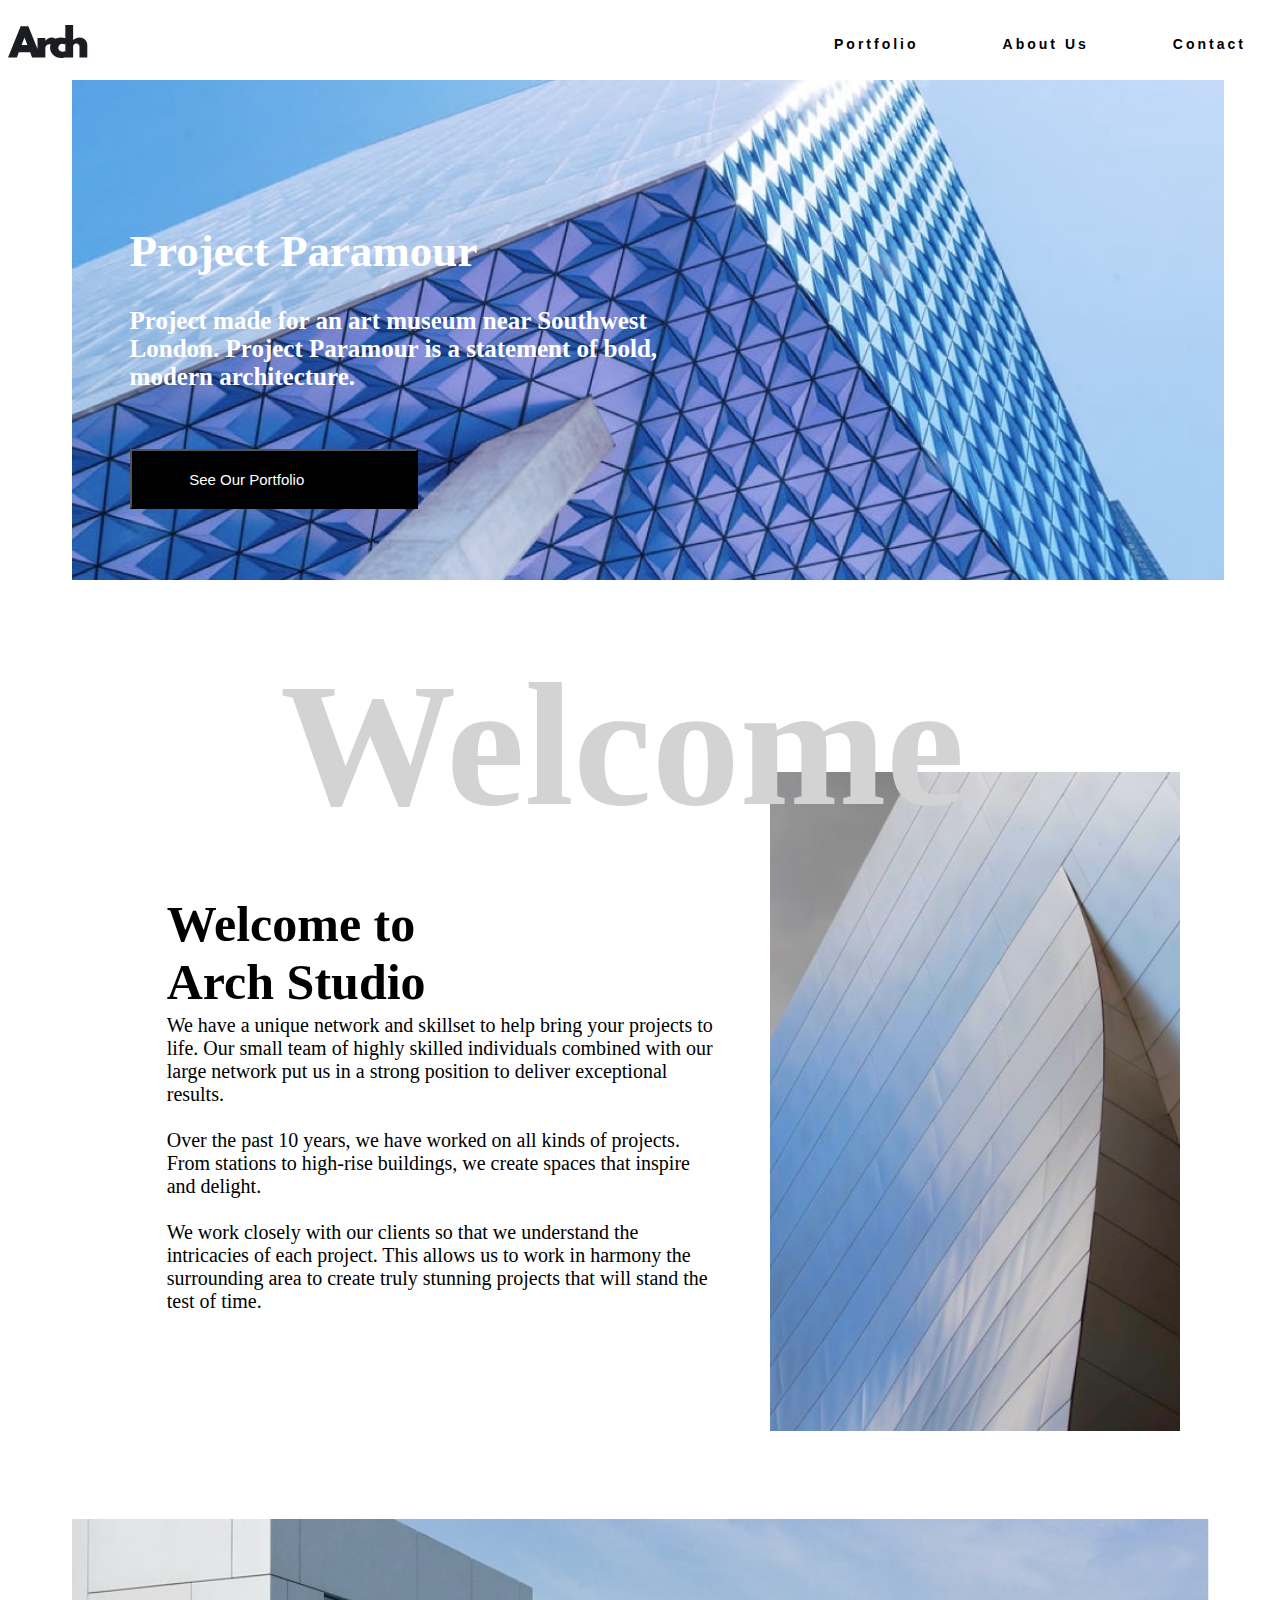
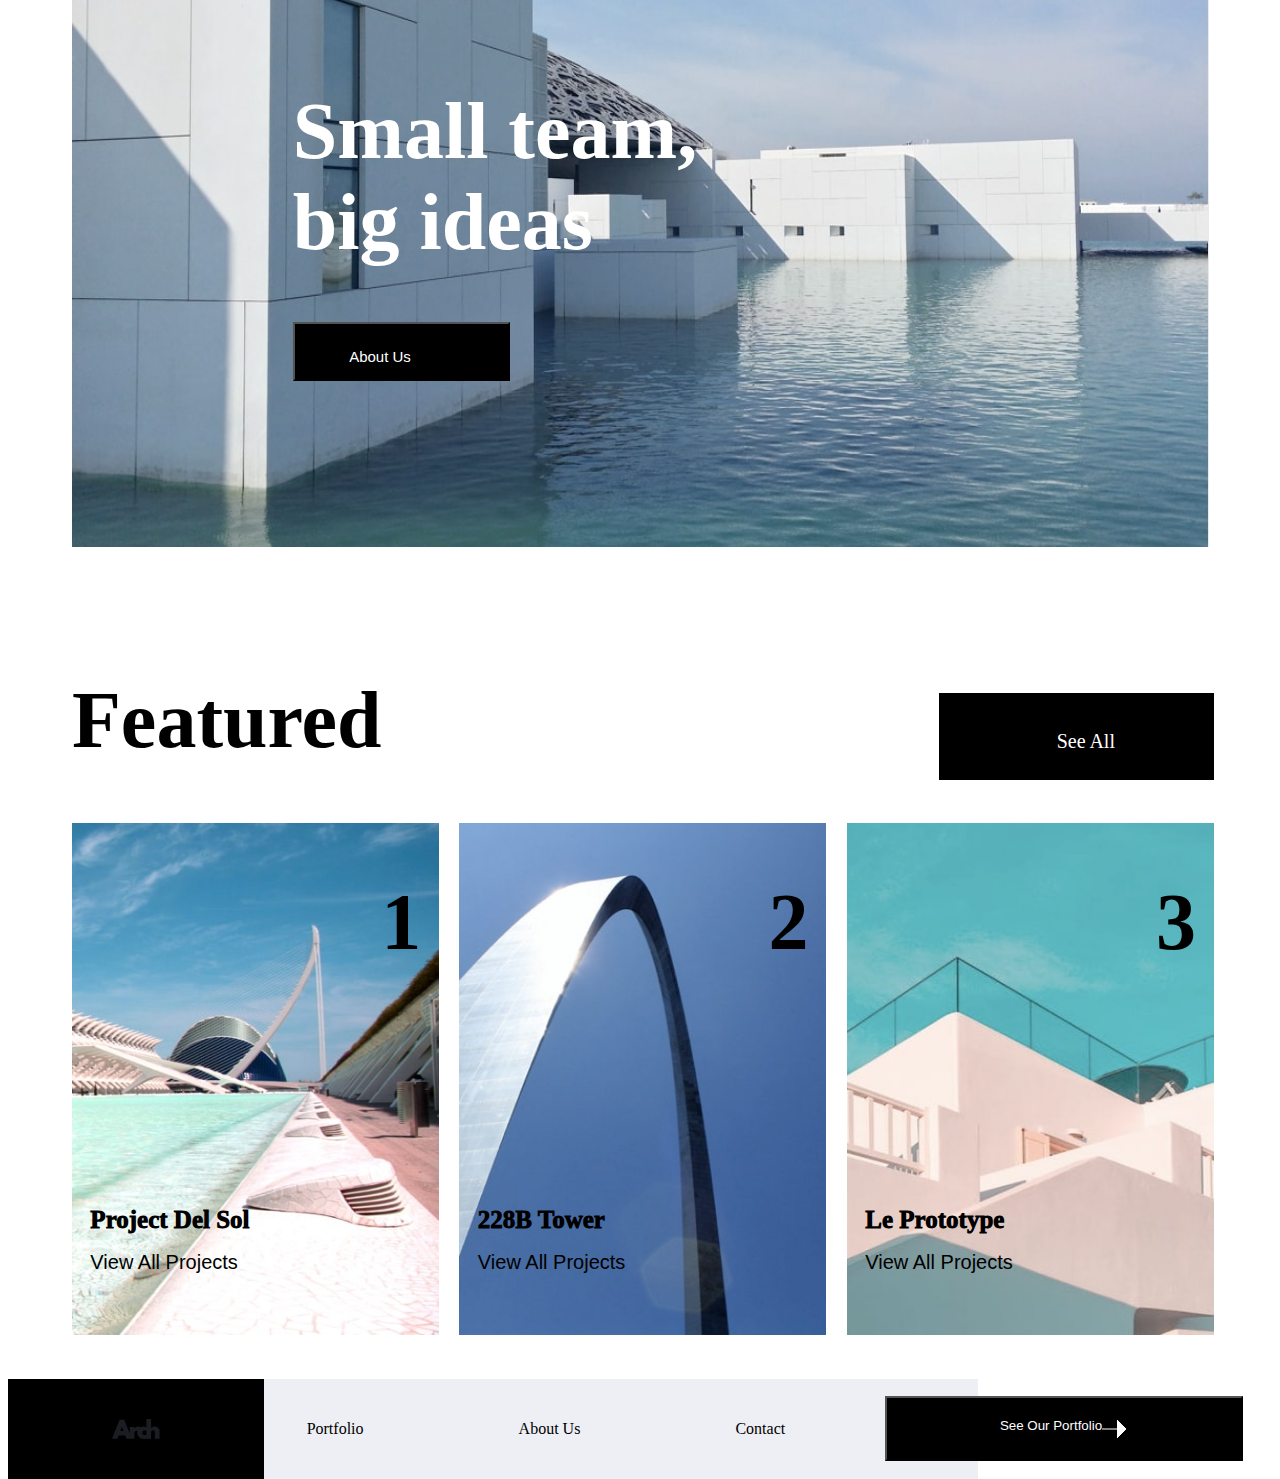
<file: index.html>
<!DOCTYPE html>
<html lang="en">
<head>
  <meta charset="UTF-8">
  <meta name="viewport" content="width=device-width, initial-scale=1.0">
  <link rel="stylesheet" href="style.css">
  <link rel="icon" type="image/png" sizes="32x32" href="./assets/favicon-32x32.png">
  
  <title>Frontend Mentor | Arch Studio Website Challenge</title>
</head>
<body>
  <body>
    <!-- Nav -->
    <header class="mainHeader">
      <nav class="mainNav">  
        <div class="logo">
          <a href="/index.html"><img src="./assets/logo.svg" class="logoTop" alt="Logo"></a>
        </div>
        <ul class="nav-links">
            <li><a href="/portfolio.html">Portfolio</a></li>
            <li><a href="/about.html">About Us</a></li>
            <li><a href="/contact.html">Contact</a></li>
        </ul>
        <div class="burger">
            <div class="line1"></div>
            <div class="line2"></div>
            <div class="line3"></div>
      </div>
      </nav>
    </header><!-- /nav -->
<div class="flex-container">
  <main class="home-Main">
  <section class="home-top">
    <div class="slide-container">
      <div class="home-slide1">
        <div class="home-topWU1">
          <h1 class="home-topH1">Project Paramour</h1>
          <h3 class="home-topH3">  Project made for an art museum near Southwest London. Project Paramour is a statement of bold, modern architecture.</h3>
          <button class="home-topBtn"><span class="TBT">See Our Portfolio</span> </button>
        </div>
      </div>
    </div>
  </section>



<!-- 
  Project Paramour

  Project made for an art museum near Southwest London. Project Paramour is 
  a statement of bold, modern architecture.

  See Our Portfolio

  Seraph Station

  The Seraph Station project challenged us to design a unique station that would 
  transport people through time. The result is a fresh and futuristic model 
  inspired by space stations.

  See Our Portfolio

  Federal II Tower

  A sequel theme project for a tower originally built in the 1800s. We achieved 
  this with a striking look of brutal minimalism with modern touches.
  
  See Our Portfolio

  Trinity Bank Tower

  Trinity Bank challenged us to make a concept for a 84 story building located 
  in the middle of a city with a high earthquake frequency. For this project we 
  used curves to blend design and stability to meet our objectives.

  See Our Portfolio

  01
  02
  03
  04 -->

  <div class="home-mainWU">
    <h1 class="home-bigH1">Welcome</h1>
    <div class="home-WU">
      <h2 class="home-WUH2">Welcome to <br>Arch Studio</h2>   
      <p class="home-WUP">  We have a unique network and skillset to help bring your      projects to life. Our small team of highly skilled individuals combined with our large network put us in a strong position to deliver exceptional results.<br><br>
      
        Over the past 10 years, we have worked on all kinds of projects. From stations 
        to high-rise buildings, we create spaces that inspire and delight.<br><br>
      
        We work closely with our clients so that we understand the intricacies of each 
        project. This allows us to work in harmony the surrounding area to create truly 
        stunning projects that will stand the test of time.</p>
      <div class="home-WUImg"></div>  
    </div>  
</div>

<div class="home-about">
  <div class="home-aboutH1">Small team, <br>big ideas</div>
  <button class="home-aboutBtn"><span class="ATB">About Us</span></button>
</div>
  
<div class="home-Featured">
  <div class="home-FeaturedH1Top">Featured</div>
  <div class="home-FeaturedBtnTop"><span class="FBT">See All</span></div>
  <div class="home-Featured1">
    <!-- <img src="/assets/portfolio/desktop/image-del-sol.jpg" /> -->
    <h1 class="home-FeaturedH1">1</h1>
    <h2 class="home-FeaturedH2">Project Del Sol</h2>
    <button class="home-FeaturedBtn"><a href="/portfolio.html">View All Projects</a></button>
  </div>
  <div class="home-Featured2">
    <h1 class="home-FeaturedH1">2</h1>
    <h2 class="home-FeaturedH2">228B Tower</h2>
    <button class="home-FeaturedBtn"><a href="/portfolio.html">View All Projects</a></button>
  </div>
  <div class="home-Featured3">
    <h1 class="home-FeaturedH1">3</h1>
    <h2 class="home-FeaturedH2">Le Prototype</h2>
    <button class="home-FeaturedBtn"><a href="/portfolio.html">View All Projects</a></button>
  </div>
</div>

 
</main>
<footer >
  <div class="mainFooter">
    <div class="footerLogo-Div">
      <a class="footer-a" href="/index.html">
        <img src="/assets/logo.svg" class="logoFooter" alt="Logo"></a>
    </div>
    <ul class="footerLinks">
      <li><a href="/portfolio.html">Portfolio</a></li> 
      <li><a href="/about.html">About Us</a></li> 
      <li><a href="/contact.html">Contact</a></li> 
    </ul>
    <button class="footerBtn" href="/portfolio.html">See Our Portfolio <a><img class="arrowSVG" src="/assets/icons/icon-arrow-white.svg" alt="Arrow" color="white"></img></a></button>
  </div>
</footer>
</div>
<script src="/script.js"></script>
</body>
</html>
</file>
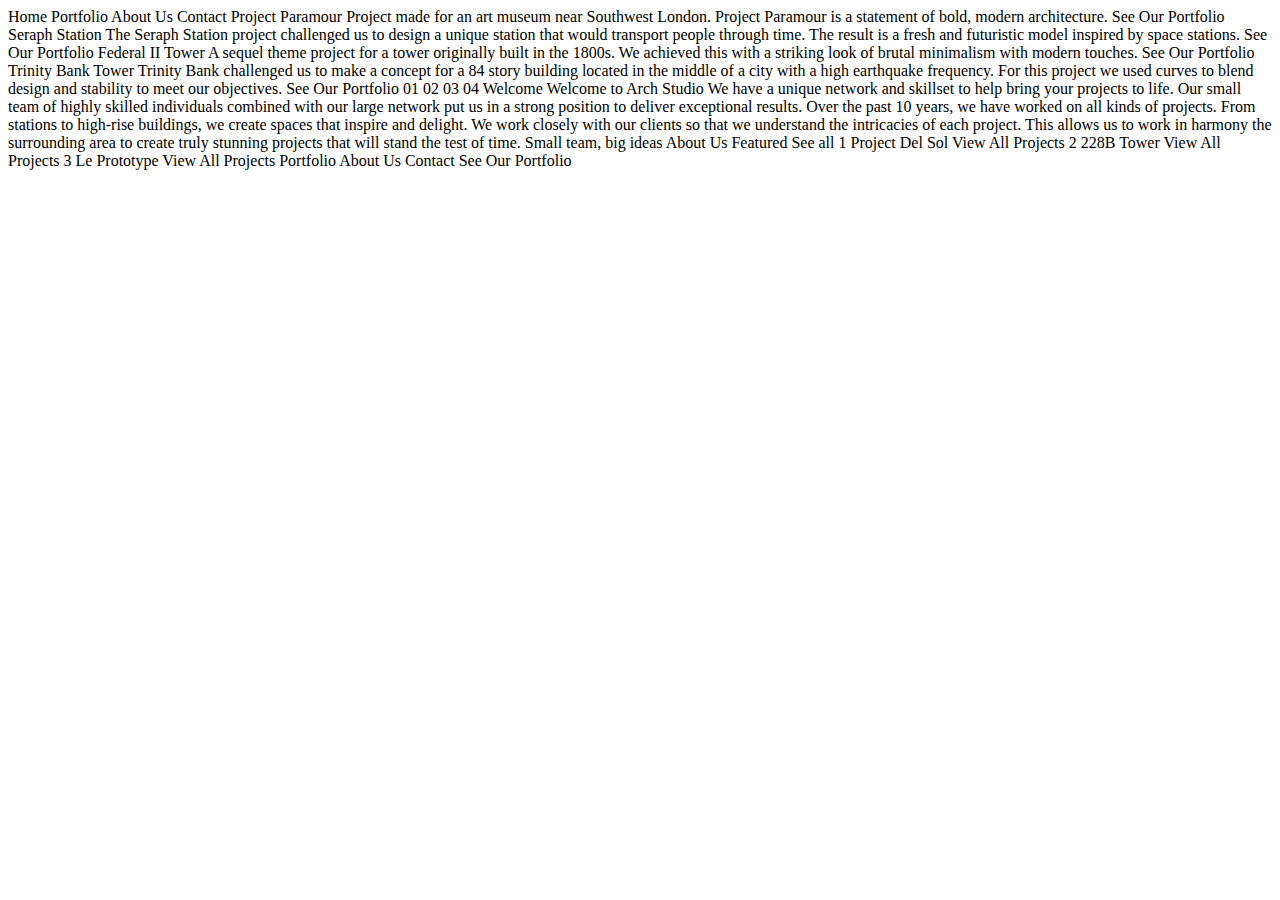
<file: starter-code/index.html>
<!DOCTYPE html>
<html lang="en">
<head>
  <meta charset="UTF-8">
  <meta name="viewport" content="width=device-width, initial-scale=1.0">

  <link rel="icon" type="image/png" sizes="32x32" href="./assets/favicon-32x32.png">
  
  <title>Frontend Mentor | Arch Studio Website Challenge</title>
</head>
<body>

  Home

  Portfolio
  About Us
  Contact

  Project Paramour

  Project made for an art museum near Southwest London. Project Paramour is 
  a statement of bold, modern architecture.

  See Our Portfolio

  Seraph Station

  The Seraph Station project challenged us to design a unique station that would 
  transport people through time. The result is a fresh and futuristic model 
  inspired by space stations.

  See Our Portfolio

  Federal II Tower

  A sequel theme project for a tower originally built in the 1800s. We achieved 
  this with a striking look of brutal minimalism with modern touches.
  
  See Our Portfolio

  Trinity Bank Tower

  Trinity Bank challenged us to make a concept for a 84 story building located 
  in the middle of a city with a high earthquake frequency. For this project we 
  used curves to blend design and stability to meet our objectives.

  See Our Portfolio

  01
  02
  03
  04

  Welcome

  Welcome to Arch Studio

  We have a unique network and skillset to help bring your projects to life. Our 
  small team of highly skilled individuals combined with our large network put us 
  in a strong position to deliver exceptional results.

  Over the past 10 years, we have worked on all kinds of projects. From stations 
  to high-rise buildings, we create spaces that inspire and delight.

  We work closely with our clients so that we understand the intricacies of each 
  project. This allows us to work in harmony the surrounding area to create truly 
  stunning projects that will stand the test of time.

  Small team, big ideas

  About Us

  Featured

  See all

  1
  Project Del Sol
  View All Projects

  2
  228B Tower
  View All Projects

  3
  Le Prototype
  View All Projects

  Portfolio
  About Us
  Contact

  See Our Portfolio

</body>
</html>
</file>
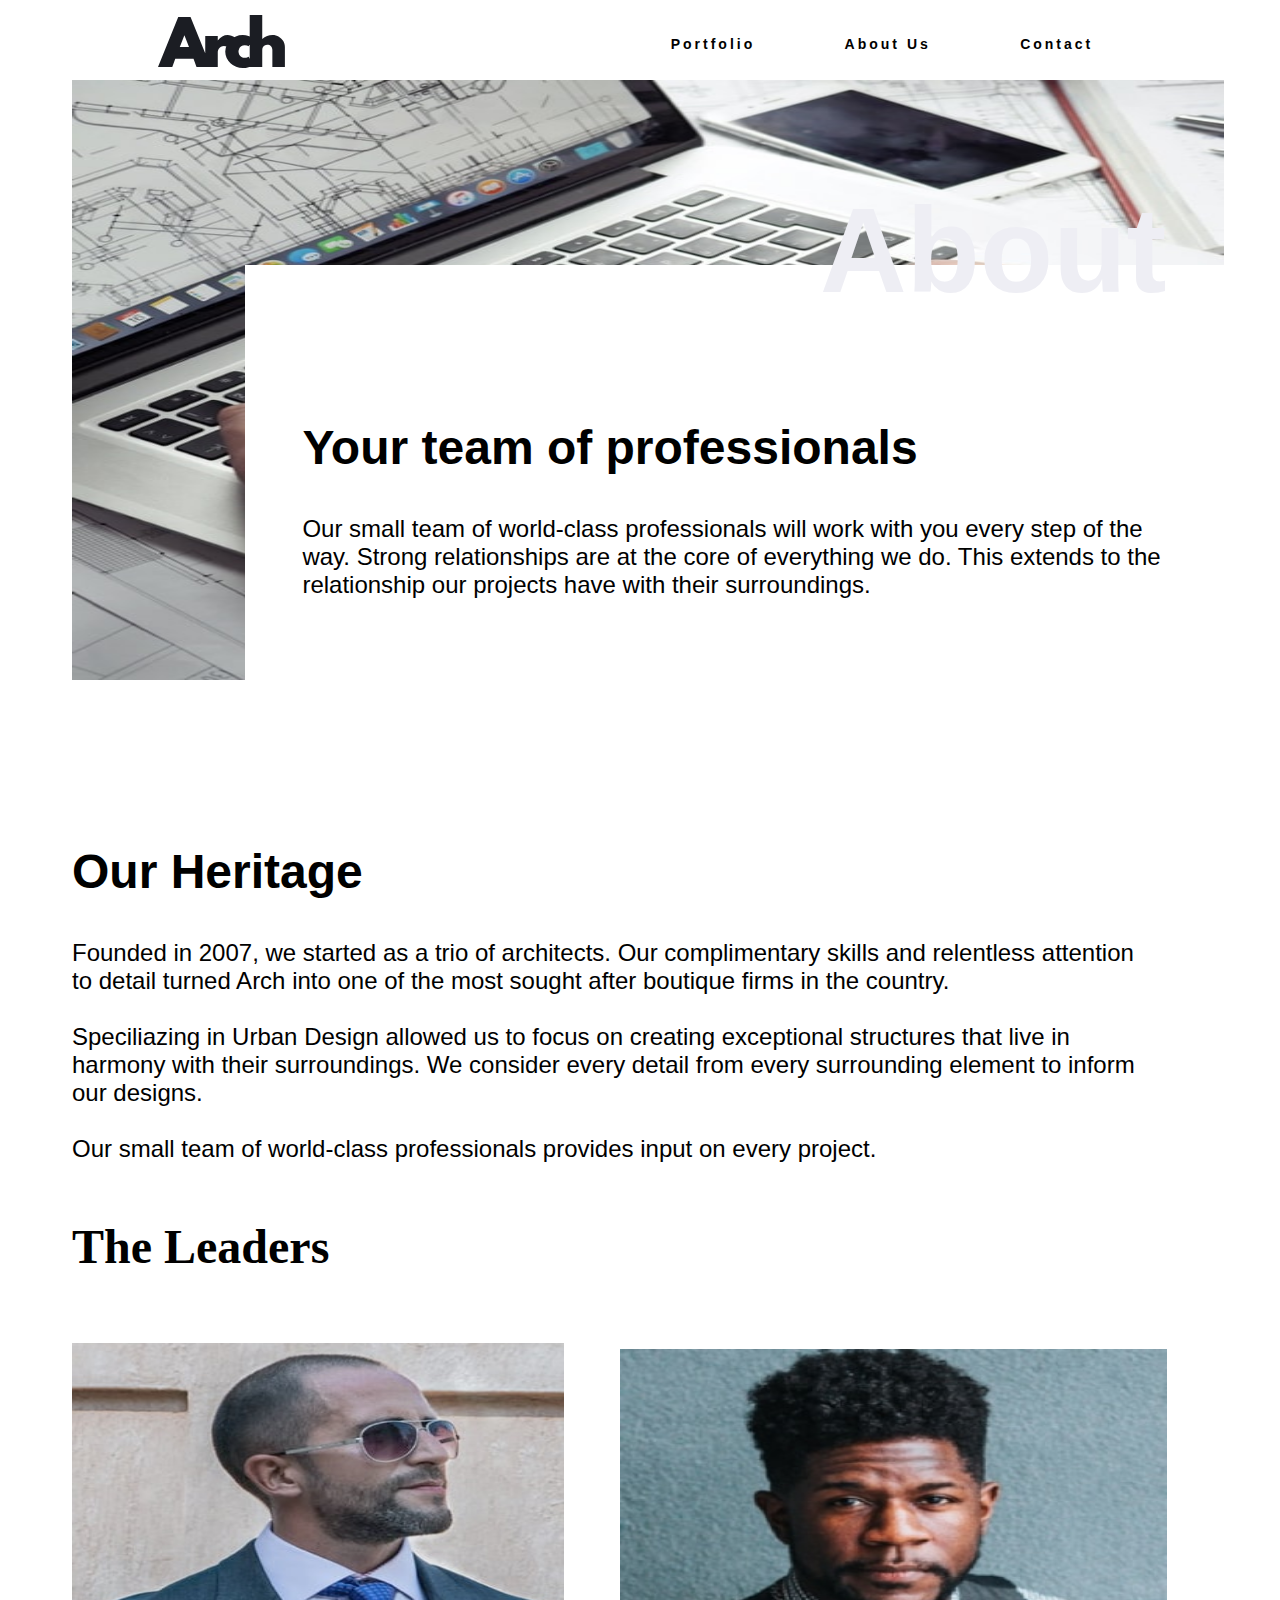
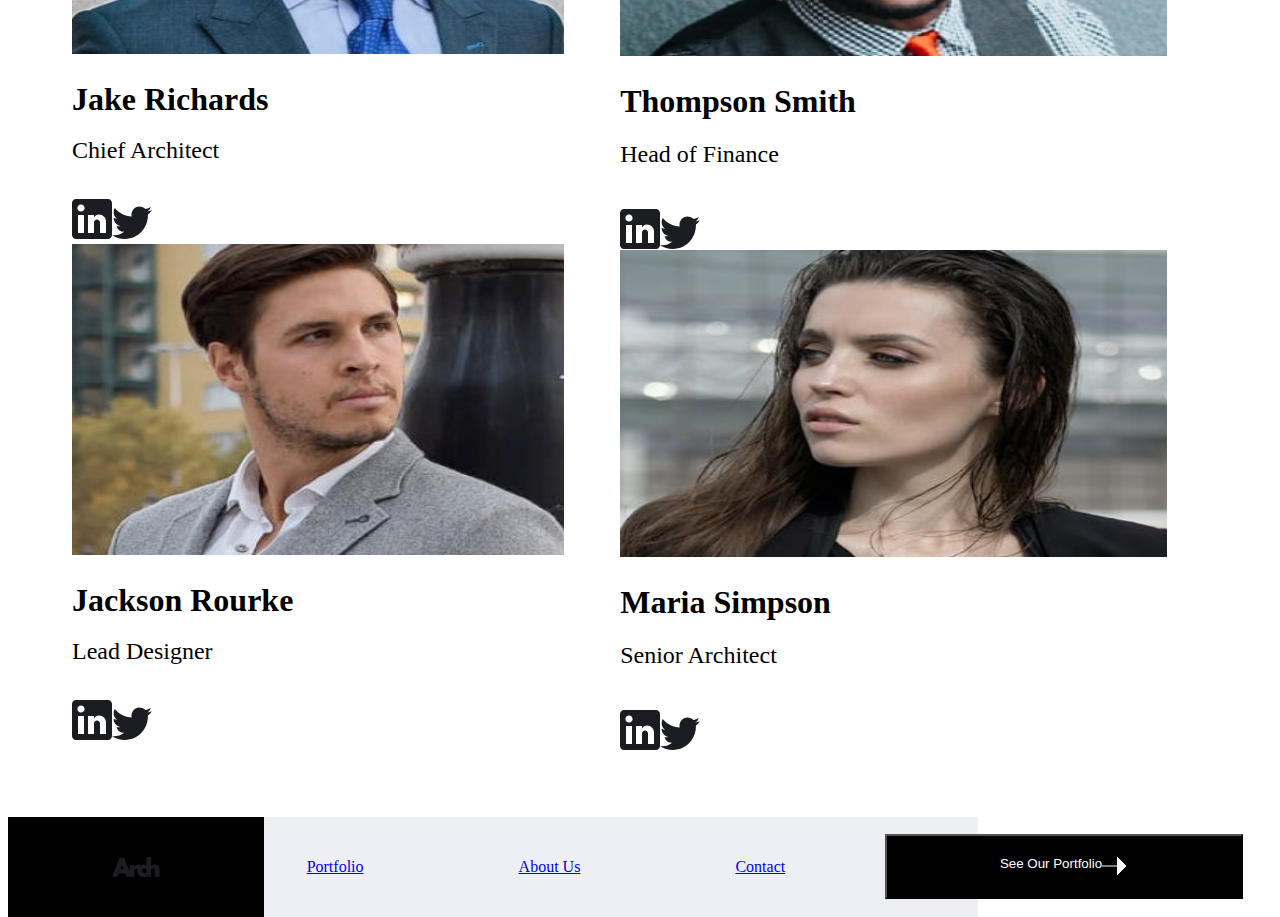
<file: about.html>
<!DOCTYPE html>
<html lang="en">
<head>
  <meta charset="UTF-8">
  <meta name="viewport" content="width=device-width, initial-scale=1.0">
  <link rel="stylesheet" href="style-about.css">
  <link rel="icon" type="image/png" sizes="32x32" href="./assets/favicon-32x32.png">
  
  <title>Frontend Mentor | Arch Studio Website Challenge</title>
</head>
<body>

    <!-- Nav -->
    <header class="mainHeader">
      <nav class="mainNav">  
        <div class="logo">
          <a href="/index.html"><img src="/assets/logo.svg" class="logoTop" alt="Logo"></a>
        </div>
        <ul class="nav-links">
            <li><a href="/portfolio.html">Portfolio</a></li>
            <li><a href="/about.html">About Us</a></li>
            <li><a href="/contact.html">Contact</a></li>
        </ul>
        <div class="burger">
            <div class="line1"></div>
            <div class="line2"></div>
            <div class="line3"></div>
      </div>
      </nav>
    </header><!-- /nav -->
<main class="about-main">
  <section class="about-WU">
    <div class="about-WU1">
      <div class="about-WU1H1">About</div>
      <div class="about-WU1WU">
        <h2 class="about-WU1H2">Your team of professionals</h2>
        <p class="about-WU1P">  Our small team of world-class professionals will work with you every step of the way. 
          Strong relationships are at the core of everything we do. This extends to the 
          relationship our projects have with their surroundings.</p>
      </div>
      <div class="about-WU1Img"></div>
    </div>
    <div class="about-WU2">
      <div class="about-WU2WU">
        <h2 class="about-WU2H2">Our Heritage</h2>
        <p class="about-WU2P">Founded in 2007, we started as a trio of architects. Our complimentary skills and relentless attention to detail turned Arch into one of the most sought after boutique firms in the country.<br><br>
      
        Speciliazing in Urban Design allowed us to focus on creating exceptional structures that live in harmony with their surroundings. We consider every detail from every surrounding element to inform our designs. <br><br>
        
        Our small team of world-class professionals provides input on every project.</p>
      </div>
      <div class="about-WU2Img"></div>
    </div>
  </section>
  <section class="about-leaders">
    <h1 class="about-leadersH1">The Leaders</h1>
    <div class="about-leaders1">
      <div class="about-leaders1Pic"></div>
      <h2 class="about-leaders1H2">Jake Richards</h2>
      <p class="about-leaders1P">Chief Architect</p>
      <div class="about-leadersLinks"><img src="/assets/icons/icon-linkedin.svg" alt="LI" class="LIicon"><img src="/assets/icons/icon-twitter.svg" alt="Twitter Icon" class="TwitterIcon"></div>
    </div>

  <div class="about-leaders2">
    <div class="about-leaders2Pic"></div>
    <h2 class="about-leaders1H2">Thompson Smith</h2>
    <p class="about-leaders1P">Head of Finance</p>
    <div class="about-leadersLinks"><img src="/assets/icons/icon-linkedin.svg" alt="LI" class="LIicon"><img src="/assets/icons/icon-twitter.svg" alt="Twitter Icon" class="TwitterIcon"></div>
  </div>


  <div class="about-leaders3">
    <div class="about-leaders3Pic"></div>
    <h2 class="about-leaders1H2">Jackson Rourke</h2>
    <p class="about-leaders1P">Lead Designer</p>
    <div class="about-leadersLinks"><img src="/assets/icons/icon-linkedin.svg" alt="LI" class="LIicon"><img src="/assets/icons/icon-twitter.svg" alt="Twitter Icon" class="TwitterIcon"></div>
  </div>

  <div class="about-leaders4">
    <div class="about-leaders4Pic"></div>
    <h2 class="about-leaders1H2">Maria Simpson</h2>
    <p class="about-leaders1P">Senior Architect</p>
    <div class="about-leadersLinks"><img src="/assets/icons/icon-linkedin.svg" alt="LI" class="LIicon"><img src="/assets/icons/icon-twitter.svg" alt="Twitter Icon" class="TwitterIcon"></div>
  </div>


</section>
</main>
<footer >
  <div class="mainFooter">
    <div class="footerLogo-Div">
      <a class="footer-a" href="/index.html"><img src="/assets/logo.svg" class="logoFooter" alt="Logo"></a>
    </div>
    <ul class="footerLinks">
      <li><a href="/portfolio.html">Portfolio</a></li> 
      <li><a href="/about.html">About Us</a></li> 
      <li><a href="/contact.html">Contact</a></li> 
    </ul>
    <button class="footerBtn" href="/portfolio.html">See Our Portfolio <a><img class="arrowSVG" src="/assets/icons/icon-arrow-white.svg" alt="Arrow" color="white"></img></a></button>
  </div>
</footer>
<script src="script.js"></script>
</body>
</html>
</file>
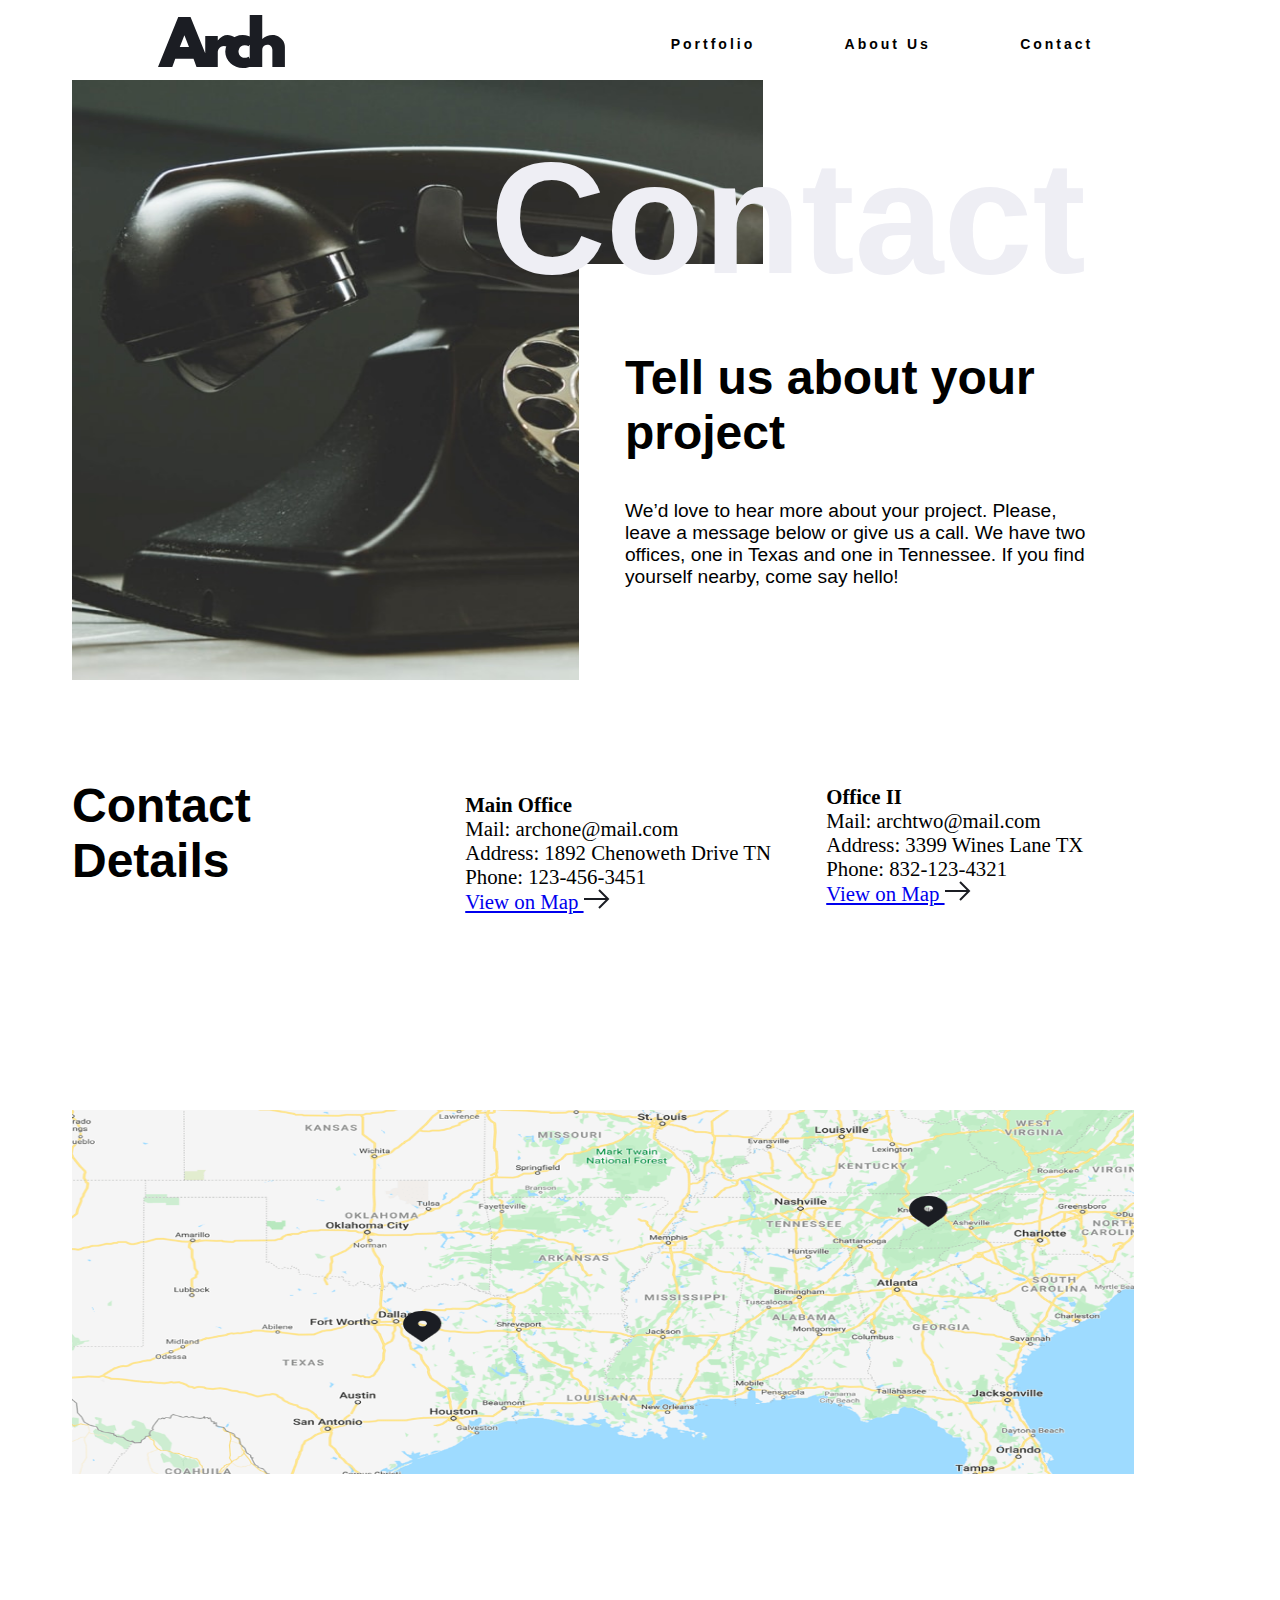
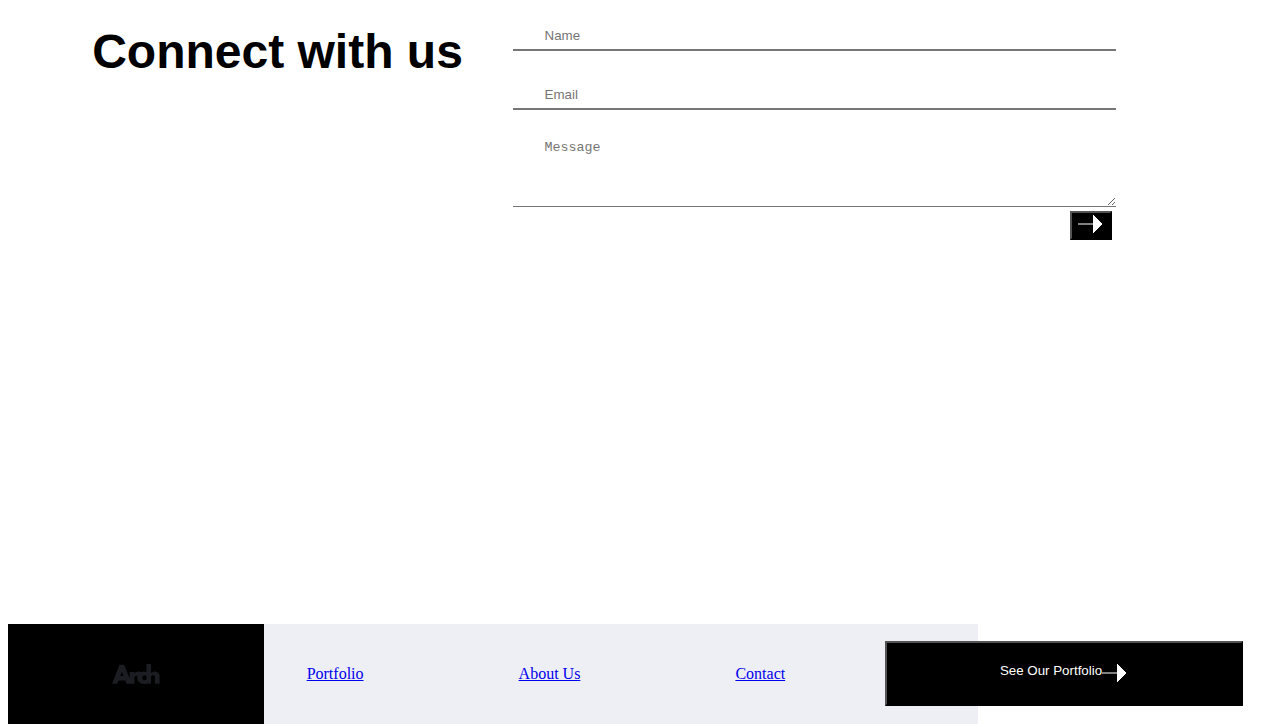
<file: contact.html>
<!DOCTYPE html>
<html lang="en">
<head>
  <meta charset="UTF-8">
  <meta name="viewport" content="width=device-width, initial-scale=1.0">
  <link rel="stylesheet" href="style-contact.css">
  <link rel="icon" type="image/png" sizes="32x32" href="./assets/favicon-32x32.png">
  
  <title>Frontend Mentor | Arch Studio Website Challenge</title>
</head>
<body>

   <!-- Nav -->
   <header class="mainHeader">
    <nav class="mainNav">  
      <div class="logo">
        <a href="/index.html"><img src="/assets/logo.svg" class="logoTop" alt="Logo"></a>
      </div>
      <ul class="nav-links">
          <li><a href="/portfolio.html">Portfolio</a></li>
          <li><a href="/about.html">About Us</a></li>
          <li><a href="/contact.html">Contact</a></li>
      </ul>
      <div class="burger">
          <div class="line1"></div>
          <div class="line2"></div>
          <div class="line3"></div>
    </div>
    </nav>
  </header><!-- /nav -->
  <main class="contact-main">
    <section class="contact-WU">
      <div class="contact-WU1">
        <div class="contact-WU1H1">Contact</div>
        <div class="contact-WU1WU">
          <h2 class="contact-WU1H2">Tell us about your project</h2>
          <p class="contact-WU1P">We’d love to hear more about your project. Please, leave a message below or give us a call. We have two offices, one in Texas and one in Tennessee. If you find yourself nearby, come say hello!</p>
        </div>
        <div class="contact-WU1Img"></div>
      </div>
    </section>

    <section class="contact-details">
      <h1 class="contact-detailsH1">Contact Details</h1>
      <div class="contact-details1">
        <p class="contact-details1p">
          <strong class="contact-detailsBold">Main Office</strong><br>
          Mail:	archone@mail.com<br>
          Address: 1892 Chenoweth Drive TN<br>
          Phone: 123-456-3451<br>
          <a href="#" class="contact-detailsView">View on Map <img src="/assets/icons/icon-arrow.svg" alt="arrow" class="arrowImg"></a>
        </p>
      </div>
      <div class="contact-details2">
        <p class="contact-details2p">
          <strong class="contact-detailsBold">Office II</strong><br>
          Mail:	archtwo@mail.com<br>
          Address: 3399 Wines Lane TX<br>
          Phone: 832-123-4321<br>
          <a href="#" class="contact-detailsView">View on Map <img src="/assets/icons/icon-arrow.svg" alt="arrow" class="arrowImg"></a>
        </p>
      </div>

      <div class="contact-detailsMap"></div>

    </section>  
    <section class="contact-form">
      <h1 class="contact-formH1">Connect with us</h1>
      <form action="">
        <input type="text" name="name" id="contact-nameInput" placeholder="Name">
        <input type="text" name="email" id="contact-emailInput" placeholder="Email">
        <textarea rows="4" cols="50" class="contact-textarea" placeholder="Message"></textarea><br>
        <button type="submit" class="contact-submit"><img src="/assets/icons/icon-arrow-white.svg" alt="arrow" class="arrow-white arrowImg"></button>  
      </form>
    </section>


</main>
<footer >
  <div class="mainFooter">
    <div class="footerLogo-Div">
      <a class="footer-a" href="/index.html"><img src="/assets/logo.svg" class="logoFooter" alt="Logo"></a>
    </div>
    <ul class="footerLinks">
      <li><a href="/portfolio.html">Portfolio</a></li> 
      <li><a href="/about.html">About Us</a></li> 
      <li><a href="/contact.html">Contact</a></li> 
    </ul>
    <button class="footerBtn" href="/portfolio.html">See Our Portfolio <a><img class="arrowSVG" src="/assets/icons/icon-arrow-white.svg" alt="Arrow" color="white"></img></a></button>
  </div>
</footer>
<script src="/script.js"></script>
</body>
</html>
</file>
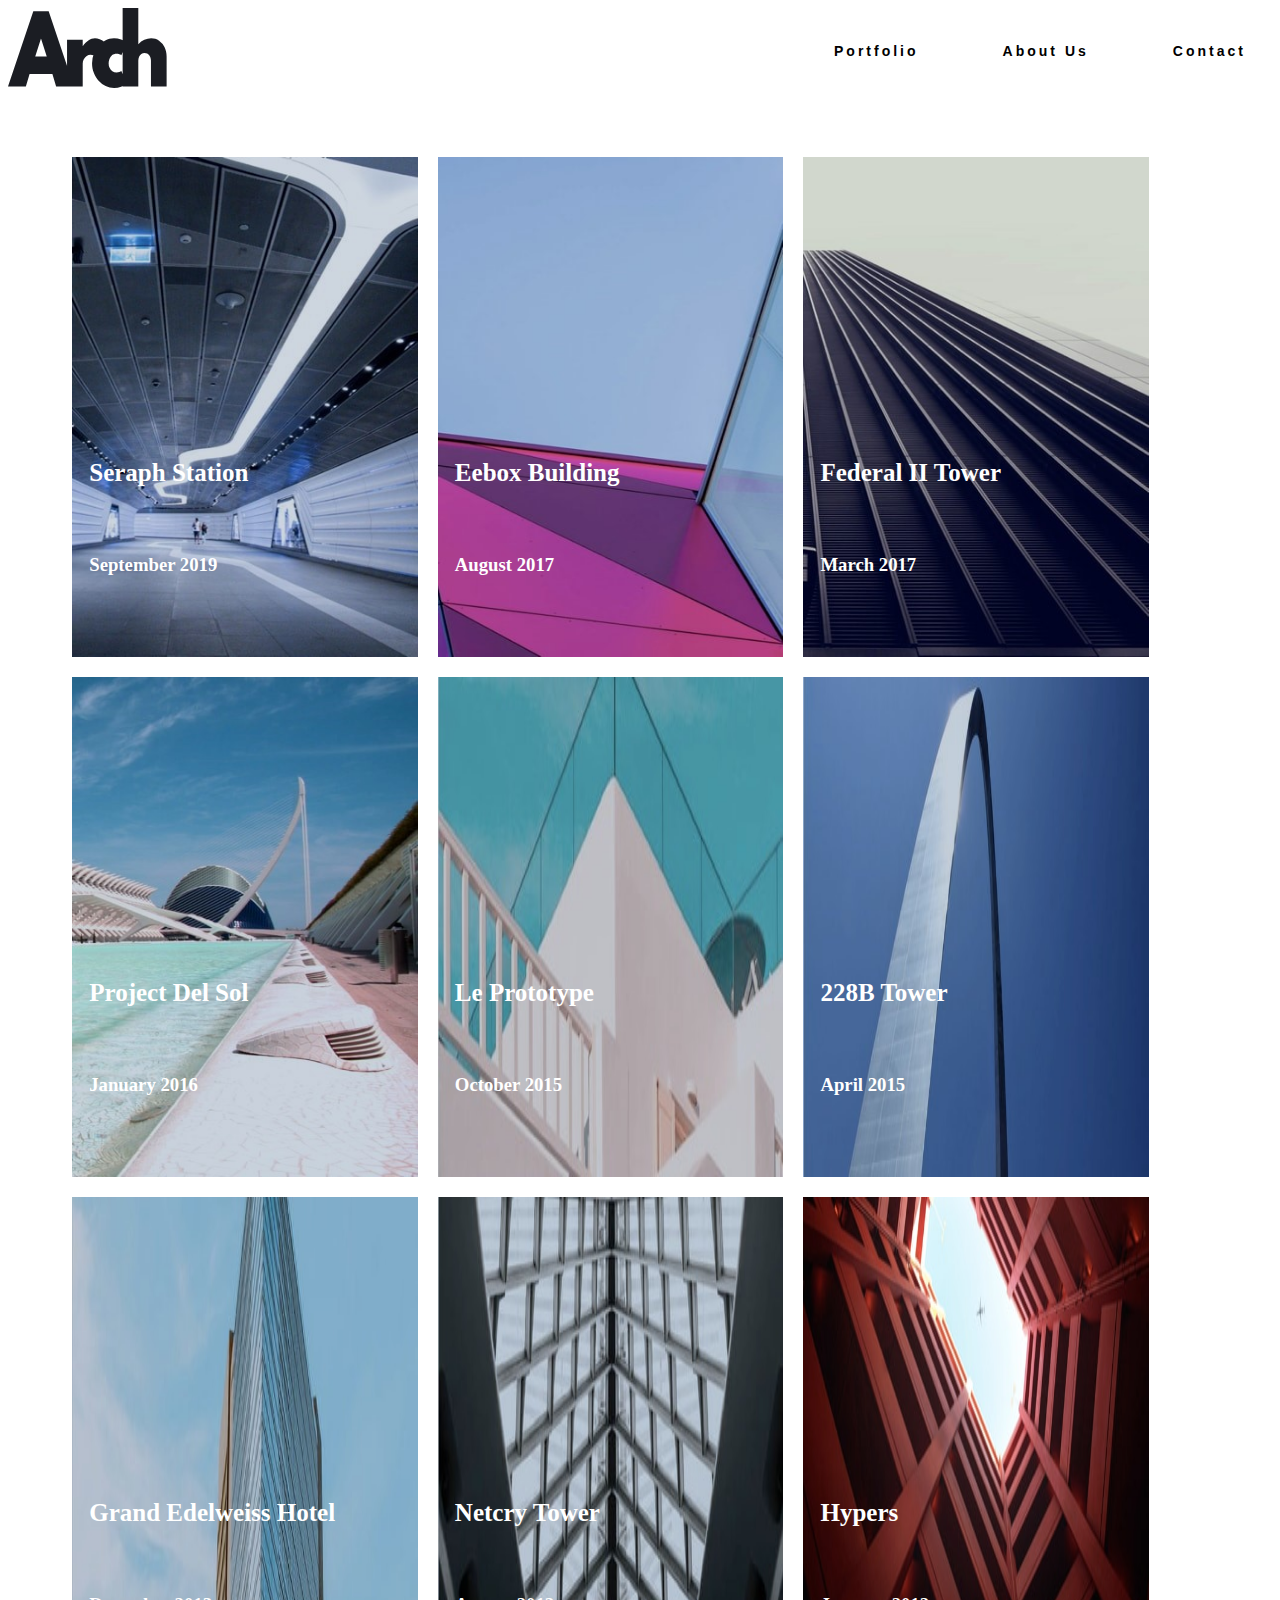
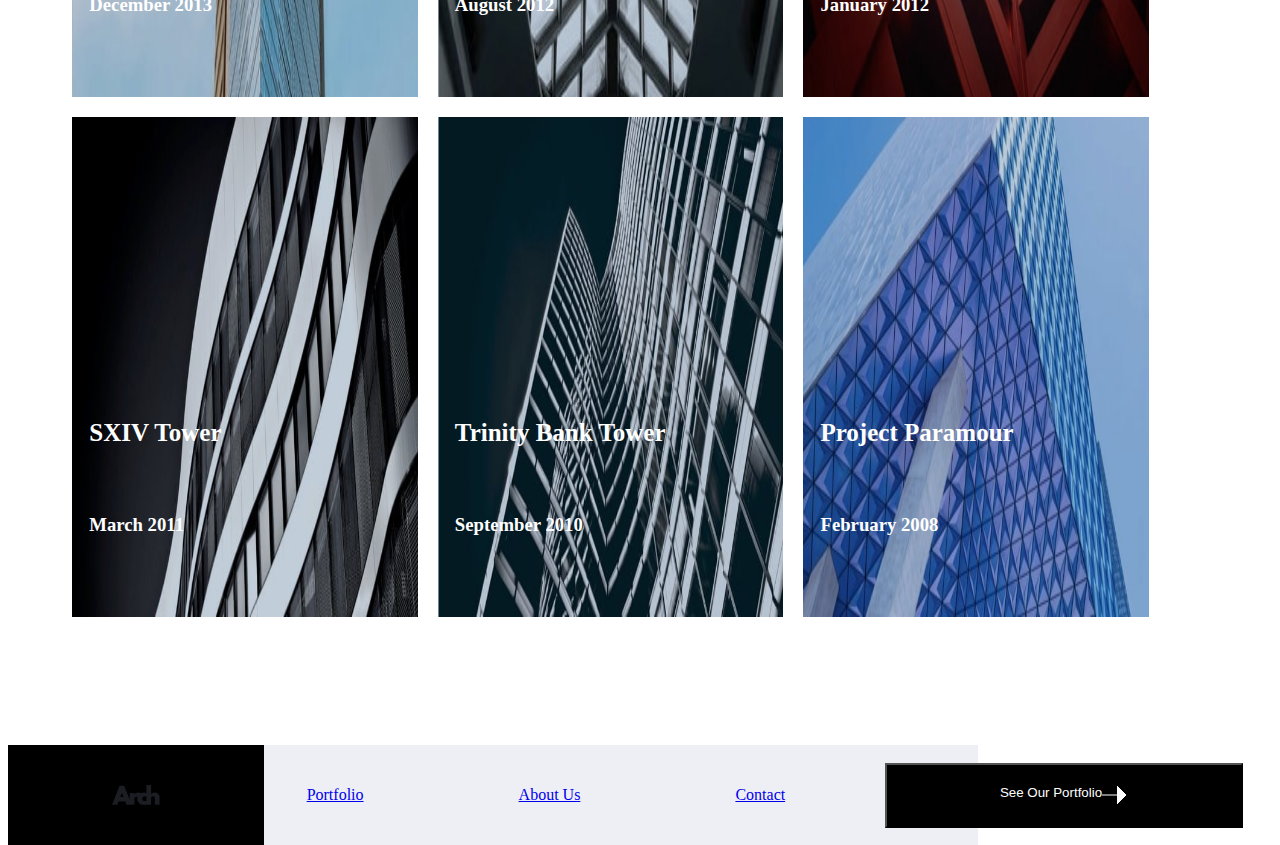
<file: portfolio.html>
<!DOCTYPE html>
<html lang="en">
<head>
  <meta charset="UTF-8">
  <meta name="viewport" content="width=device-width, initial-scale=1.0">
  <link rel="stylesheet" href="style-portfolio.css">
  <link rel="icon" type="image/png" sizes="32x32" href="./assets/favicon-32x32.png">
  
  <title>Frontend Mentor | Arch Studio Website Challenge</title>
</head>
<body>
    <!-- Nav -->
    <header class="mainHeader">
      <nav class="mainNav">  
        <div class="logo">
          <a href="/index.html"><img src="/assets/logo.svg" class="logoTop" alt="Logo"></a>
        </div>
        <ul class="nav-links">
            <li><a href="/portfolio.html">Portfolio</a></li>
            <li><a href="/about.html">About Us</a></li>
            <li><a href="/contact.html">Contact</a></li>
        </ul>
        <div class="burger">
            <div class="line1"></div>
            <div class="line2"></div>
            <div class="line3"></div>
      </div>
      </nav>
    </header><!-- /nav -->
<div class="flex-container">    
  <section class="port-projects"> 
    <div class="port-project1">
      <h2 class="port-projectH2">Seraph Station</h2>
      <h3 class="port-projectH3">September 2019</h3>
    </div>
    <div class="port-project2">
      <h2 class="port-projectH2">Eebox Building</h2>
      <h3 class="port-projectH3">August 2017</h3>
    </div>
    <div class="port-project3">
      <h2 class="port-projectH2">Federal II Tower</h2>
      <h3 class="port-projectH3">March 2017</h3>
    </div>
    <div class="port-project4">
      <h2 class="port-projectH2">Project Del Sol</h2>
      <h3 class="port-projectH3">January 2016</h3>
    </div>
    <div class="port-project5">
      <h2 class="port-projectH2">Le Prototype</h2>
      <h3 class="port-projectH3">October 2015</h3>
    </div>
    <div class="port-project6">
      <h2 class="port-projectH2">228B Tower</h2>
      <h3 class="port-projectH3">April 2015</h3>
    </div>
    <div class="port-project7">
      <h2 class="port-projectH2">Grand Edelweiss Hotel</h2>
      <h3 class="port-projectH3">December 2013</h3>
    </div>
    <div class="port-project8">
      <h2 class="port-projectH2">Netcry Tower</h2>
      <h3 class="port-projectH3">August 2012</h3>
    </div>
    <div class="port-project9">
      <h2 class="port-projectH2">Hypers</h2>
      <h3 class="port-projectH3">January 2012</h3>
    </div>
    <div class="port-project10">
      <h2 class="port-projectH2">SXIV Tower</h2>
      <h3 class="port-projectH3">March 2011</h3>
    </div>
    <div class="port-project11">
      <h2 class="port-projectH2">Trinity Bank Tower</h2>
      <h3 class="port-projectH3">September 2010</h3>
    </div>
    <div class="port-project12">
      <h2 class="port-projectH2">Project Paramour</h2>
      <h3 class="port-projectH3">February 2008</h3>
    </div>
</section> 
<footer >
  <div class="mainFooter">
    <div class="footerLogo-Div">
      <a class="footer-a" href="/index.html"><img src="/assets/logo.svg" class="logoFooter" alt="Logo"></a>
    </div>
    <ul class="footerLinks">
      <li><a href="/portfolio.html">Portfolio</a></li> 
      <li><a href="/about.html">About Us</a></li> 
      <li><a href="/contact.html">Contact</a></li> 
    </ul>
    <button class="footerBtn" href="/portfolio.html">See Our Portfolio <a><img class="arrowSVG" src="/assets/icons/icon-arrow-white.svg" alt="Arrow" color="white"></img></a></button>
  </div>
</footer>
</div>
<script src="/script.js"></script>
</body>
</html>
</file>
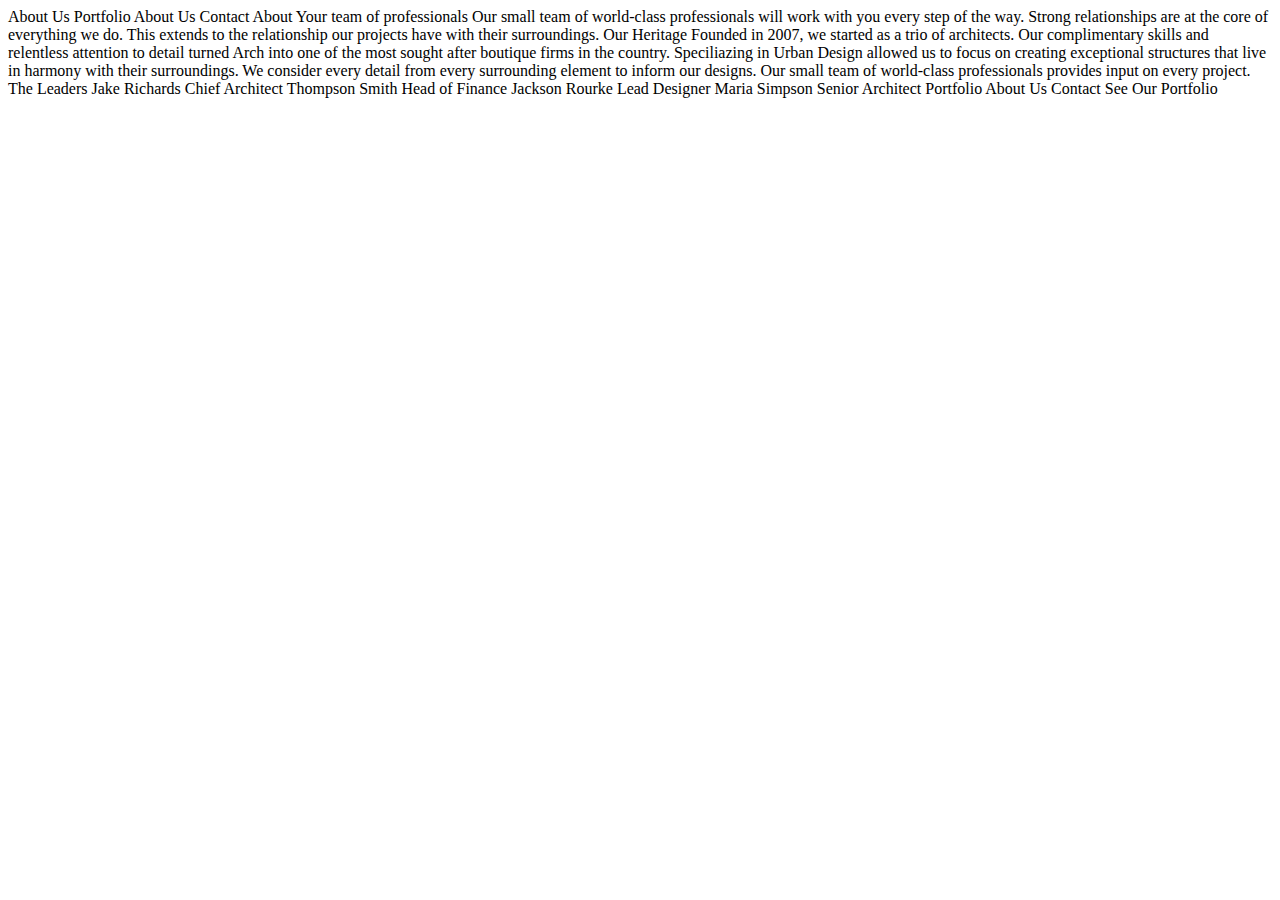
<file: starter-code/about.html>
<!DOCTYPE html>
<html lang="en">
<head>
  <meta charset="UTF-8">
  <meta name="viewport" content="width=device-width, initial-scale=1.0">

  <link rel="icon" type="image/png" sizes="32x32" href="./assets/favicon-32x32.png">
  
  <title>Frontend Mentor | Arch Studio Website Challenge</title>
</head>
<body>

  About Us

  Portfolio
  About Us
  Contact

  About

  Your team of professionals

  Our small team of world-class professionals will work with you every step of the way. 
  Strong relationships are at the core of everything we do. This extends to the 
  relationship our projects have with their surroundings.

  Our Heritage

  Founded in 2007, we started as a trio of architects. Our complimentary skills and 
  relentless attention to detail turned Arch into one of the most sought after boutique 
  firms in the country.

  Speciliazing in Urban Design allowed us to focus on creating exceptional structures that 
  live in harmony with their surroundings. We consider every detail from every surrounding 
  element to inform our designs. 

  Our small team of world-class professionals provides input on every project.

  The Leaders

  Jake Richards
  Chief Architect

  Thompson Smith
  Head of Finance

  Jackson Rourke
  Lead Designer

  Maria Simpson
  Senior Architect

  Portfolio
  About Us
  Contact

  See Our Portfolio

</body>
</html>
</file>
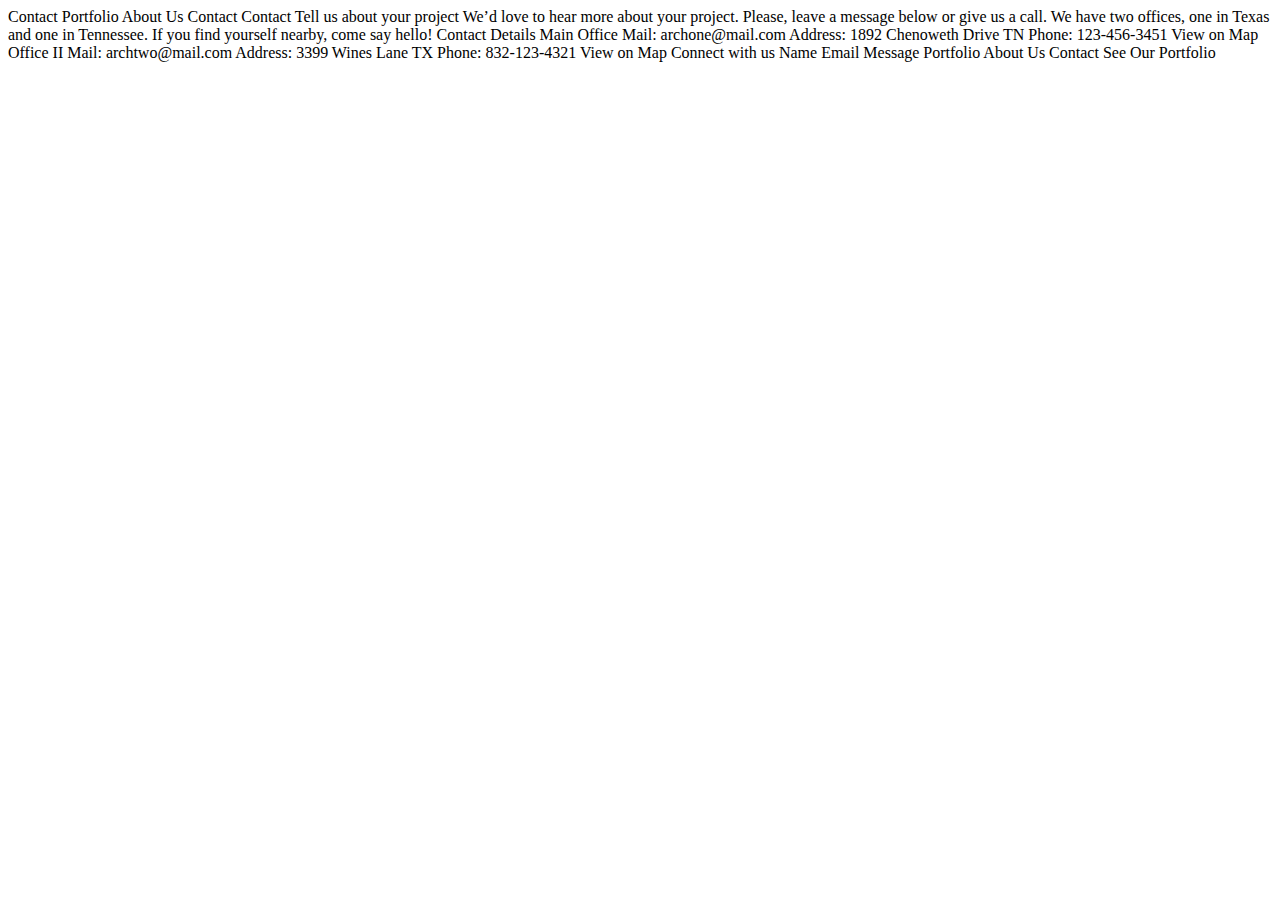
<file: starter-code/contact.html>
<!DOCTYPE html>
<html lang="en">
<head>
  <meta charset="UTF-8">
  <meta name="viewport" content="width=device-width, initial-scale=1.0">

  <link rel="icon" type="image/png" sizes="32x32" href="./assets/favicon-32x32.png">
  
  <title>Frontend Mentor | Arch Studio Website Challenge</title>
</head>
<body>

  Contact

  Portfolio
  About Us
  Contact

  Contact

  Tell us about your project

  We’d love to hear more about your project. Please, leave a message below or give 
  us a call. We have two offices, one in Texas and one in Tennessee. If you find 
  yourself nearby, come say hello!

  Contact Details

  Main Office
  Mail:	archone@mail.com
  Address: 1892 Chenoweth Drive TN
  Phone: 123-456-3451

  View on Map

  Office II
  Mail: archtwo@mail.com
  Address: 3399 Wines Lane TX
  Phone: 832-123-4321

  View on Map

  Connect with us

  Name
  Email
  Message


  Portfolio
  About Us
  Contact

  See Our Portfolio

</body>
</html>
</file>
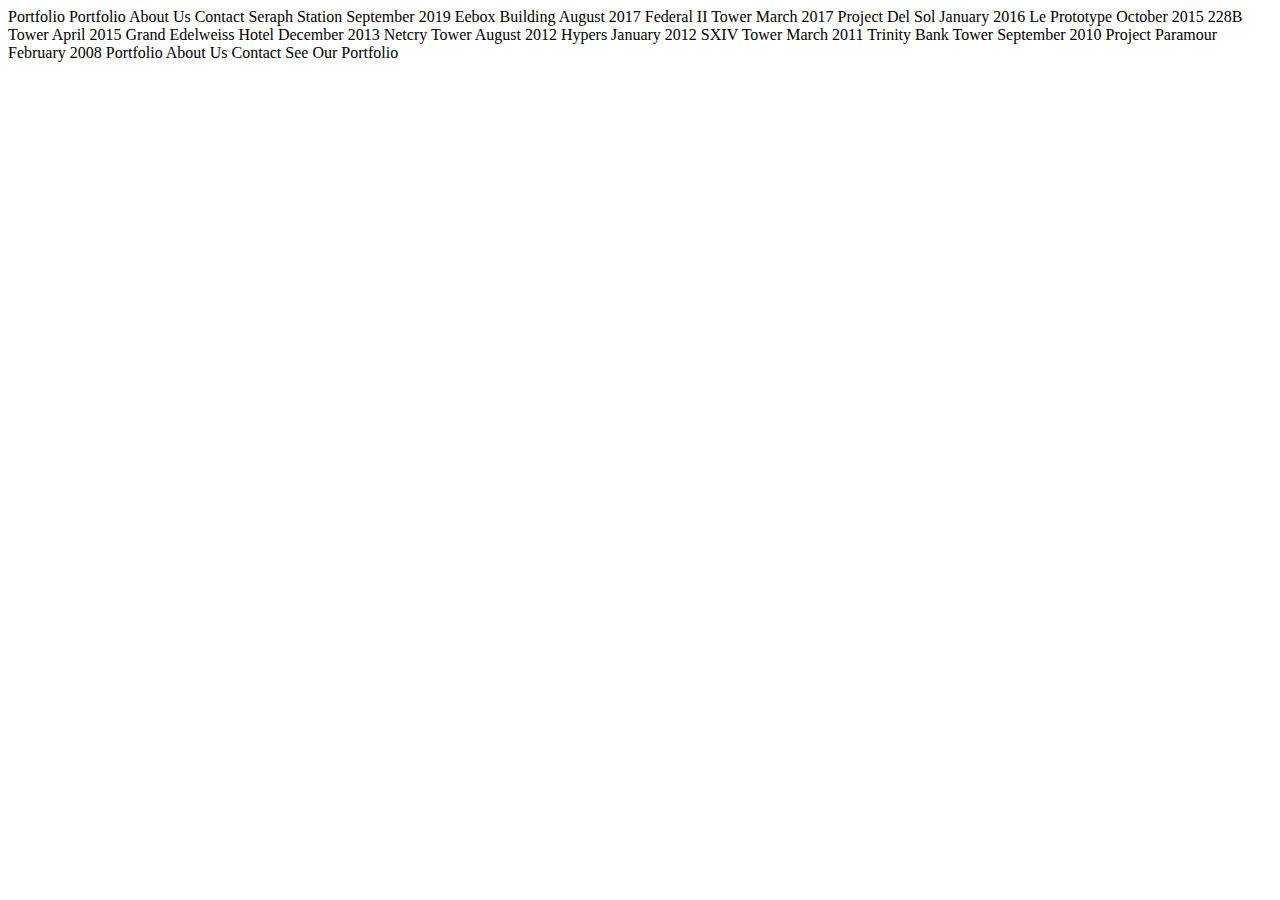
<file: starter-code/portfolio.html>
<!DOCTYPE html>
<html lang="en">
<head>
  <meta charset="UTF-8">
  <meta name="viewport" content="width=device-width, initial-scale=1.0">

  <link rel="icon" type="image/png" sizes="32x32" href="./assets/favicon-32x32.png">
  
  <title>Frontend Mentor | Arch Studio Website Challenge</title>
</head>
<body>

  Portfolio

  Portfolio
  About Us
  Contact

  Seraph Station
  September 2019

  Eebox Building
  August 2017

  Federal II Tower
  March 2017

  Project Del Sol
  January 2016

  Le Prototype
  October 2015

  228B Tower
  April 2015

  Grand Edelweiss Hotel
  December 2013

  Netcry Tower
  August 2012

  Hypers
  January 2012

  SXIV Tower
  March 2011

  Trinity Bank Tower
  September 2010

  Project Paramour
  February 2008

  Portfolio
  About Us
  Contact

  See Our Portfolio

</body>
</html>
</file>
<file: style.css>
/* ---------------------------------------
------------------------------------------------------
Shared Nav / footer---------------------------
------------------------------------------------------
---------------------------------------*/
nav {
  display: flex;
  justify-content: space-around;
  align-items: center;
  min-height: 8vh;
  background-color: white;
  font-family: "Poppins", sans-serif;
}

.logo {
  color: rgb(224, 224, 224);
  text-transform: uppercase;
  letter-spacing: 5px;
  font-size: 20px;
  width: 60%;
  height: 60%;
}

.logoTop {
  height: 50%;
  width: 60%;
}

.nav-links {
  display: flex;
  justify-content: space-around;
  align-items: flex-end;
  width: 40%;
  z-index: 20;
}

.nav-links li {
  list-style: none;
}

.nav-links a {
  color: black;
  text-decoration: none;
  letter-spacing: 3px;
  font-weight: bold;
  font-size: 14px;
}

.burger {
  display: none;
  cursor: pointer;
}

.burger div {
  width: 25px;
  height: 3px;
  background-color: rgb(224, 224, 224);
  margin: 5px;
  transition: all 0.3 ease;
}

/* -----------------------------------------
-----------------------------------------
NAV Functionality-----------
-----------------------------------------
-----------------------------------------*/
@media screen and (max-width: 900px) {
  body {
    overflow-x: hidden;
  }

  .nav-links {
    position: absolute;
    right: 0;
    height: 300px;
    top: 8vh;
    background-color: #ffffff;
    display: flex;
    flex-direction: column;
    align-items: center;
    width: 100%;
    transform: translateX(100%);
    transition: transform 0.5s ease-in;
  }

  .nav-links li {
    opacity: 0;
  }

  .burger {
    display: block;
  }
}

.nav-active {
  transform: translateX(0%);
}
@keyframes navLinkFade {
  from {
    opacity: 0;
    transform: translateX(50px);
  }
  to {
    opacity: 1;
    transform: translateX(0px);
  }
}

.toggle .line1 {
  transform: rotate(-45deg) translate(-5px, 6px);
}
.toggle .line2 {
  opacity: 0;
}
.toggle .line3 {
  transform: rotate(45deg) translate(-5px, -6px);
}

/* ------------------------------------------
-----------------------------------------
End Nav-------------------------------------
-----------------------------------------
-----------------------------------------*/
/* Footer */
.mainFooter {
  background-color: #eeeff4;
  height: 400px;
  margin-top: 30%;
  display: grid;
  grid-template-columns: 25% 50% 25%;
  grid-template-rows: 25% 50% 25%;
}
.footerLogo-Div {
  margin-top: -55%;
  margin-left: 20%;
  grid-column: 2/3;
  grid-row: 1/2;
  align-self: center;
  width: 35%;
  height: 35%;
  background-color: black;
  /* display: flex;
  align-content: center; */
}
.logoFooter {
  width: 75%;
  height: 75%;
  background-color: black;
  color: white;
  padding: 40%;
  grid-column: 2/3;
  grid-row: 1/2;
  margin: auto;
  align-self: center;
}
.footerLinks {
  grid-row: 2/3;
  grid-column: 2/3;
  display: flex;
  flex-direction: column;
  align-items: center;
  justify-content: space-around;
  margin-right: 20%;
  text-emphasis: none;
  list-style: none;
  margin-top: -10%;
}
.footerBtn {
  grid-column: 1/4;
  grid-row: 3/4;
  width: 80%;
  height: 80px;
  margin: auto;
  background-color: black;
  color: white;
}

/* -----------------------------------------
-----------------------------------------
Home Mobile
-----------------------------------------
-----------------------------------------*/
body {
  overflow-x: hidden;
  overflow-y: scroll;
  width: 100vw;
}
main {
  width: 100vw;
}

.logoTop {
  width: 80px;
}

.home-top {
  height: 500px;
}
.home-slide1 {
  height: 500px;
  background: url(/assets/home/mobile/image-hero-paramour-tinted.jpg) no-repeat;
  background-size: cover;
}
.home-topWU1 {
  color: white;
  padding: 15% 5%;
}
.home-topH1 {
  font-size: 45px;
  font-weight: 900;
  color: white;
}

.home-topH3 {
  font-size: 25px;
  margin-bottom: 10%;
  font-weight: 900;
  /* margin-top: %; */
  color: white;
}
.home-topBtn {
  /* margin-top: 5%; */
  width: 75%;
  height: 60px;
  color: white;
  background-color: black;
  padding-top: 20px;
  padding-left: 20%;
  font-size: 15px;
  display: flex;
  /* align-items: center; */
  flex-direction: row;
}

.arrowSVG {
  color: white;
  padding-top: 3%;
  /* margin-left: 30%; */
  align-self: center;
}

.home-bigH1 {
  display: none;
}
.home-WUH2 {
  font-size: 50px;
  text-align: left;
  margin-left: 5%;
}
.home-WUP {
  font-size: 20px;
  width: 90%;
  margin: auto;
}
.home-about {
  margin-top: 10%;
  height: 100px;
  background-image: url(/assets/home/mobile/image-small-team.jpg);
  background-repeat: no-repeat;
  background-size: cover;
  padding: 30% 5% 40%;
}

.home-aboutH1 {
  text-align: left;
  font-size: 50px;
  font-weight: 800;
  color: white;
  margin-bottom: 5%;
  padding-left: 5%;
}

.home-aboutBtn {
  width: 45%;
  height: 50px;
  background-color: black;
  color: white;
  display: flex;
  flex-direction: row;
  font-size: 15px;
  margin-left: 5%;
  padding-left: 10%;
  padding-top: 3%;
}
.home-Featured {
  display: grid;
  grid-template-rows: 10% 20rem 18rem 18rem 10%;
  grid-template-columns: 70% 30%;
  grid-gap: 20px;

  margin: 10% auto 20% auto;
  width: 90%;
}

.home-FeaturedH1Top {
  grid-row: 1/2;
  grid-column: 1/3;
  font-size: 35px;
  font-weight: 800;
}
.home-FeaturedBtnTop {
  grid-row: 5/6;
  grid-column: 1/2;
  background-color: black;
  width: 60%;
  height: 50px;
  color: white;
  font-size: 20px;
  /* text-align: center; */
  padding-top: 8%;
  padding-left: 40%;
  margin-bottom: 10%;
  display: flex;
  flex-direction: row;
}
.home-Featured1 {
  grid-row: 2/3;
  grid-column: 1/3;
  background-image: url('/assets/portfolio/desktop/image-del-sol.jpg');
  background-size: cover;
  background-repeat: no-repeat;
  display: grid;
  grid-template-rows: 60% 20% 20%;
  grid-template-columns: 100%;

  z-index: 10;

  /* flex-direction: column; */
  /* align-self: ; */
  /* align-items: flex-start; */
}
/* .home-Featured1 img{

  grid-row: 1/4;
  grid-column: 1/2;
  width: 100%;
  height: 100%;
  z-index: -10;
  object-fit: cover;
} */


.home-Featured2 {
  grid-row: 3/4;
  grid-column: 1/3;
  background-image: url('/assets/portfolio/mobile/image-228b.jpg');
  background-size: cover;
  background-repeat: no-repeat;
  display: grid;
  grid-template-rows: 60% 20% 20%;
  width: 100%;
}
.home-Featured3 {
  grid-row: 4/5;
  grid-column: 1/3;
  background-image: url('/assets/portfolio/mobile/image-prototype.jpg');
  background-size: cover;
  background-repeat: no-repeat;
  display: grid;
  grid-template-rows: 60% 20% 20%;
}
.home-FeaturedH1 {
  display: none;
}

.home-FeaturedH2 {
  grid-row: 2/3;
  padding-left: 5%;
  color: black;
  font-weight: 1000;
  font-size: 25px;
  display: flex;
  align-items: flex-start;
}
.home-FeaturedBtn {
  grid-row: 3/4;
  padding-left: 5%;
  font-size: 20px;
  display: flex;
  align-items: flex-start;
  width: 50%;
  text-decoration: black;
  background: unset;
  border: none;
}
a {
  color: black;
  text-decoration: none;
}
a:hover {
  color: white;
  text-decoration: none;
  cursor: pointer;
}

/* ----------------------------------------
Tablet MD----------------------------------------
----------------------------------------
--------------------------------------------*/

@media (min-width: 475px) {
  .home-slide1 {
    width: 90%;
    margin: auto;
  }

  .home-bigH1 {
    display: block;
    width: 80%;
    font-size: 6em;
    text-align: center;
    margin: auto;
    padding-top: 5%;
    padding-bottom: -15%;
    color: lightgray;
  }

  .home-about {
    background-image: url(/assets/home/tablet/image-small-team.jpg);
    width: 80%;
    margin: 10% auto;
  }


  

  .home-Featured {
    display: grid;
    grid-template-columns: 70% 30%;
  }
  .home-FeaturedH1Top {
    grid-column: 1/2;
  }
  .home-Featured1 {
    background-image: url(/assets/portfolio/tablet/image-del-sol.jpg);
  }
  .home-Featured2 {
    background-image: url(/assets/portfolio/tablet/image-228b.jpg);
  }
  .home-Featured3 {
    background-image: url(/assets/portfolio/tablet/image-prototype.jpg);
  }
  .home-FeaturedH1Top {
    font-size: 5rem;
    padding-bottom: 2%;
  }
  .home-FeaturedBtnTop {
    grid-column: 1/3;
  }
}

/* 

Tablet MD-Lrg
*/

@media (min-width: 600px) {
  main {
    margin-bottom: -30%;
  }
  .home-FeaturedBtnTop {
    grid-column: 2/3;
    grid-row: 1/2;
    padding-left: 20%;
    padding-top: 15%;
    width: 70%;
  }
  footer {
    /* position: absolute; */
    /* bottom: -180; */
    width: 100vw;
    /* height: 100px; */
    /* margin-bottom: -10%; */
  }

  .mainFooter {
    height: 100px;
    /* position: fixed; */
    bottom: 0;
    margin-bottom: -10%;
    grid-template-rows: 100%;
    grid-template-columns: 20% 45% 35%;
    width: 100%;
    background-color: transparent;
  }
  .footerLogo-Div {
    grid-column: 1/2;
    grid-row: 1/2;
    /* height: fit-content; */
    height: 100%;
    width: 100%;
    position: relative;
    bottom: 0;
    margin-bottom: -55%;
    margin-left: 0;
    display: flex;
    justify-content: flex-start;
    align-items: center;
  }
  .footer-a {
    display: flex;
    align-items: center;
    flex-direction: row;
    justify-self: center;
    margin: auto;
    /* padding-left: 20%; */
  }
  .logoFooter {
    height: 25%;
    width: 50%;
    /* margin-top: 1px;
    margin-right: auto; */
    padding: 0;
    background-color: transparent;
    grid-column: 1/2;
    grid-row: 1/2;
    /* margin: 0%; */
    align-self: center;
  }
  .footerLinks {
    grid-column: 2/3;
    grid-row: 1/2;
    display: flex;
    flex-direction: row;
    justify-content: space-around;
    margin-top: 0;
    background-color: #eeeff4;
    width: 110%;
    height: 100%;
    margin-right: 25%;
    margin-left: -13%;
    padding-right: 20%;
  }
  .footerBtn {
    grid-column: 3/4;
    grid-row: 1/2;
    height: 65%;
    padding-top: 20px;
    display: flex;
    flex-direction: row;
    justify-content: center;
  }
  .flex-container {
    display: flex;
    min-height: 100vh;
    flex-direction: column;
    justify-content: space-between;
  }
}

/* --------------------------------------------
Tablet large--------------------------------------------
--------------------------------------------*/

@media (min-width: 850px) {
  main {
    background-color: white;
  }

  .logoFooter {
    padding: 0%;
    align-self: center;
    text-align: center;
  }
  .footer-a {
    display: flex;
    align-items: center;
    margin: auto;
    /* padding-left: 20%; */
  }
  .home-topBtn {
    width: 50%;
  }
  .home-Featured {
    width: 87%;
    margin-left: 5%;
    /* grid-template-columns: 33% 33% 33%;
    grid-template-rows: 20% 80%; */
  }
  .home-FeaturedBtnTop {
    display: flex;
    flex-direction: row;
    justify-content: center;
    padding-top: 10%;
    padding-left: 5%;
    margin-top: 5%;
    margin-left: 25%;
    /* grid-columns: 3/4; */
  }
}

/* 
--------------------------------------------
desktop small--------------------------------------------
--------------------------------------------
*/

@media (min-width: 1000px) {
  main {
    background-color: white;
  }

  /* .home-top{
      height
  } */

  .home-slide1 {
    background-image: url(/assets/home/desktop/image-hero-paramour.jpg);
  }
  .home-topWU1 {
    width: 50%;
    padding-top: 10%;
  }
  .home-topBtn {
    padding-left: 10%;
  }

  .home-bigH1 {
    margin-bottom: -10%;
    z-index: 1;
    width: 80%;
    text-align: center;
    font-size: 11em;
    position: absolute;
    margin-left: 8%;
  }

  .home-WU {
    margin-top: 50%;
    padding-top: 15%;
    z-index: -10;
    width: 80%;
    margin: auto;
    display: grid;
    grid-gap: 20px;
    grid-template-columns: 60% 40%;
    grid-template-rows: 20% 80%;
  }
  .home-WUH2 {
    margin-top: 20%;
    grid-column: 1/2;
    grid-row: 1/2;
  }
  .home-WUP {
    grid-column: 1/2;
    grid-row: 2/3;
  }
  .home-WUImg {
    grid-column: 2/3;
    grid-row: 1/4;
    background-image: url(/assets/home/desktop/image-welcome.jpg);
    background-size: cover;
    background-repeat: no-repeat;
    z-index: 0;
    /* position: relative; */
  }
  .home-about {
    height: min-content;
    background-image: url(/assets/home/desktop/image-small-team.jpg);
    background-size: 80% 100%;
    padding: 13%;
    margin-left: 5%;
    width: 85%;
  }
  .home-aboutH1 {
    font-size: 5rem;
  }
  .home-aboutBtn {
    width: 20%;
    padding-left: 5%;
    padding-bottom: 2%;
    display: flex;
    align-items: center;
  }

  .home-Featured {
    width: 87%;
    margin-left: 5%;
    margin-bottom: 5%;
    display: grid;
    grid-template-columns: 33% 33% 33%;
    grid-template-rows: 20% 80%;
    height: 40em;
  }
  .home-FeaturedH1Top {
    grid-column: 1/3;
    grid-row: 1/2;
  }
  .home-FeaturedBtnTop {
    display: flex;
    flex-direction: row;
    justify-content: center;
    padding-top: 10%;
    padding-left: 5%;
    margin-top: 5%;
    margin-left: 25%;
    grid-column: 3/4;
    grid-row: 1/2;
  }

  .home-Featured1 {
    background-image: url(/assets/portfolio/desktop/image-del-sol.jpg);
    background-size: 100% 100%;
    grid-column: 1/2;
    grid-row: 2/3;
  }
  .home-Featured2 {
    background-image: url(/assets/portfolio/desktop/image-228b.jpg);
    grid-column: 2/3;
    grid-row: 2/3;
    background-size: 100% 100%;
  }
  .home-Featured3 {
    background-image: url(/assets/portfolio/desktop/image-prototype.jpg);
    grid-column: 3/4;
    grid-row: 2/3;
    background-size: 100% 100%;
  }

  .home-FeaturedH1 {
    display: flex;
    justify-self: flex-end;
    padding-bottom: 45%;
    padding-right: 5%;
    font-size: 5em;
  }
  .home-FeaturedH2 {
    padding-top: 15%;
  }
  .home-FeaturedBtn {
    width: 50%;
    padding-top: 5%;
  }
}

/* ----------------------------------------------
desktop Med
----------------------------------------------
----------------------------------------------*/
@media (min-width: 1550px) {
  main {
    background-color: white;
  }
  .home-top {
    height: 700px;
  }
  .slide-container {
    height: min-content;
  }
  .home-mainWU {
    padding-top: -20%;
  }
  .home-slide1 {
    height: 100%;
  }
  .home-topWU1 {
    padding-left: 10%;
    padding-top: -20%;
    padding-bottom: 10%;
    width: 50%;
  }
  .home-topH1 {
    font-size: 5rem;
  }
  .home-topH3 {
    font-size: 3rem;
  }
  .home-topBtn {
    width: 30%;
    justify-self: center;
    padding-left: 6%;
  }
  .home-mainWU {
    margin-top: 5%;
  }
  .home-bigH1 {
    font-size: 18em;
    /* margin-top: -10%; */
  }

  .home-WUH2 {
    padding-bottom: 10%;
  }
  .home-Featured {
    height: 50rem;
    margin-bottom: 5%;
  }
  .home-FeaturedH1Top {
    padding-top: 3%;
  }
  .home-FeaturedBtn {
    padding-left: -15%;
    display: flex;
    flex-direction: row;
    justify-content: center;
    /* margin-bottom: 10%; */
    margin-left: -8%;
    height: min-content;
  }
  .FBT,
  .ATB {
    font-size: 30px;
    /* margin-bottom: 50%; */
    margin-top: -5%;
  }
  .TBT {
    font-size: 20px;
  }

  footer {
    width: 95%;
    margin-left: auto;
    padding-left: 5%;
    display: flex;
    flex-direction: row;
    justify-content: center;
  }
}
</file>
<file: style-about.css>
/* ---------------------------------------
------------------------------------------------------
Shared Nav / footer---------------------------
------------------------------------------------------
---------------------------------------*/
nav {
  display: flex;
  justify-content: space-around;
  align-items: center;
  min-height: 8vh;
  background-color: white;
  font-family: "Poppins", sans-serif;
}

.logo {
  color: rgb(224, 224, 224);
  text-transform: uppercase;
  letter-spacing: 5px;
  font-size: 20px;
  width: 20%;
  height: 30%;
}

.logoTop {
  height: 100%;
  width: 100%;
}

.nav-links {
  display: flex;
  justify-content: space-around;
  align-items: flex-end;
  width: 40%;
  z-index: 20;
}

.nav-links li {
  list-style: none;
}

.nav-links a {
  color: black;
  text-decoration: none;
  letter-spacing: 3px;
  font-weight: bold;
  font-size: 14px;
}

.burger {
  display: none;
  cursor: pointer;
}

.burger div {
  width: 25px;
  height: 3px;
  background-color: rgb(224, 224, 224);
  margin: 5px;
  transition: all 0.3 ease;
}

/* -----------------------------------------
  -----------------------------------------
  NAV Functionality-----------
  -----------------------------------------
  -----------------------------------------*/
@media screen and (max-width: 900px) {
  body {
    overflow-x: hidden;
  }

  .nav-links {
    position: absolute;
    right: 0;
    height: 300px;
    top: 8vh;
    background-color: #ffffff;
    display: flex;
    flex-direction: column;
    align-items: center;
    width: 100%;
    transform: translateX(100%);
    transition: transform 0.5s ease-in;
  }

  .nav-links li {
    opacity: 0;
  }

  .burger {
    display: block;
  }
}

.nav-active {
  transform: translateX(0%);
}
@keyframes navLinkFade {
  from {
    opacity: 0;
    transform: translateX(50px);
  }
  to {
    opacity: 1;
    transform: translateX(0px);
  }
}

.toggle .line1 {
  transform: rotate(-45deg) translate(-5px, 6px);
}
.toggle .line2 {
  opacity: 0;
}
.toggle .line3 {
  transform: rotate(45deg) translate(-5px, -6px);
}

/* ------------------------------------------
  -----------------------------------------
  End Nav-------------------------------------
  -----------------------------------------
  -----------------------------------------*/
/* Footer */
.mainFooter {
  background-color: #eeeff4;
  height: 400px;
  margin-top: 30%;
  display: grid;
  grid-template-columns: 25% 50% 25%;
  grid-template-rows: 25% 50% 25%;
}
.footerLogo-Div {
  margin-top: -55%;
  margin-left: 20%;
  grid-column: 2/3;
  grid-row: 1/2;
  align-self: center;
  width: 35%;
  height: 35%;
  background-color: black;
  /* display: flex;
    align-content: center; */
}
.logoFooter {
  width: 75%;
  height: 75%;
  background-color: black;
  color: white;
  padding: 40%;
  grid-column: 2/3;
  grid-row: 1/2;
  margin: auto;
  align-self: center;
}
.footerLinks {
  grid-row: 2/3;
  grid-column: 2/3;
  display: flex;
  flex-direction: column;
  align-items: center;
  justify-content: space-around;
  margin-right: 20%;
  text-emphasis: none;
  list-style: none;
  margin-top: -10%;
}
.footerBtn {
  grid-column: 1/4;
  grid-row: 3/4;
  width: 80%;
  height: 80px;
  margin: auto;
  background-color: black;
  color: white;
}

/* -----------------------------------------
  -----------------------------------------
  Home Mobile
  -----------------------------------------
  -----------------------------------------*/
body {
  overflow-x: hidden;
  overflow-y: scroll;
  width: 100vw;
}
.about-WU1 {
  display: grid;
  grid-template-rows: 300px 400px;
  margin-bottom: 10%;
  font-family: "Spartan", sans-serif;
}
.about-WU1H1 {
  display: none;
}
.about-WU1Img {
  grid-row: 1/2;
  background-image: url(/assets/about/mobile/image-hero-tinted.jpg);
  background-size: 100% 100%;
  z-index: 0;
  font-family: "Spartan", sans-serif;
}
.about-WU1WU {
  z-index: 1;
  grid-row: 2/3;
  background-color: white;
  width: 85%;
  padding-left: 5%;
  margin-top: -20%;
  font-family: "Spartan", sans-serif;
}
.about-WU1H2,
.about-WU2H2 {
  font-size: 3rem;
  font-family: "Spartan", sans-serif;
}
.about-WU1P,
.about-WU2P {
  font-size: 1.5rem;
  font-family: "Spartan", sans-serif;
}

.about-WU2 {
  width: 85%;
  padding-left: 5%;
  margin-top: -10%;
  font-family: "Spartan", sans-serif;
}

.about-leaders {
  display: grid;
  grid-template-columns: 90vw;
  grid-template-rows: 100px repeat(4, minmax(500px, min-content));
  padding-left: 5%;
  grid-gap: 30px;
  margin-bottom: 10%;
}
.about-leadersH1 {
  grid-row: 1/2;
  font-size: 3rem;
  margin-bottom: 10%;
}
.about-leaders1 {
  grid-row: 2/3;
  display: grid;
  grid-template-rows: 70% 7% 7% 15%;
  margin-top: 10%;
}
.about-leaders1Pic {
  grid-row: 1/2;
  background-image: url(/assets/about/desktop/avatar-jake.jpg);
  background-size: 90% 100%;
  background-repeat: no-repeat;
}
.about-leaders1H2 {
  grid-row: 2/3;
  font-size: 2rem;
}
.about-leaders1P {
  grid-row: 3/4;
  padding-top: 5%;
  font-size: 1.5rem;
}
.about-leadersLinks {
  grid-row: 4/5;
  padding-top: 15%;
}
.about-leaders2 {
  margin-top: 10%;
  grid-row: 3/4;
  display: grid;
  grid-template-rows: 70% 7% 7% 15%;
}
.about-leaders3 {
  margin-top: 10%;
  grid-row: 4/5;
  display: grid;
  grid-template-rows: 70% 7% 7% 15%;
}
.about-leaders4 {
  margin-top: 10%;
  grid-row: 5/6;
  display: grid;
  grid-template-rows: 70% 7% 7% 15%;
  /* padding-bottom: 100%; */
}

.about-leaders2Pic {
  grid-row: 1/2;

  background-image: url(/assets/about/desktop/avatar-thompson.jpg);
  background-size: 90% 110%;
  background-repeat: no-repeat;
}
.about-leaders3Pic {
  grid-row: 1/2;
  background-image: url(/assets/about/desktop/avatar-jackson.jpg);
  background-size: 90% 110%;
  background-repeat: no-repeat;
}
.about-leaders4Pic {
  grid-row: 1/2;
  background-image: url(/assets/about/desktop/avatar-maria.jpg);
  background-size: 90% 110%;
  background-repeat: no-repeat;
}

/* 

Tablet
*/
@media (min-width: 600px) {
  main {
    background-color: white;
  }
  footer {
    /* position: absolute; */
    /* bottom: -180; */
    width: 100vw;
    /* height: 100px; */
    /* margin-bottom: -10%; */
  }

  .mainFooter {
    height: 100px;
    /* position: fixed; */
    bottom: 0;
    margin-bottom: -10%;
    grid-template-rows: 100%;
    grid-template-columns: 20% 45% 35%;
    width: 100%;
    background-color: transparent;
  }
  .footerLogo-Div {
    grid-column: 1/2;
    grid-row: 1/2;
    /* height: fit-content; */
    height: 100%;
    width: 100%;
    position: relative;
    bottom: 0;
    margin-bottom: -55%;
    margin-left: 0;
    display: flex;
    justify-content: flex-start;
    align-items: center;
  }
  .footer-a {
    display: flex;
    align-items: center;
    flex-direction: row;
    justify-self: center;
    margin: auto;
    /* padding-left: 20%; */
  }
  .logoFooter {
    height: 25%;
    width: 50%;
    /* margin-top: 1px;
    margin-right: auto; */
    padding: 0;
    background-color: transparent;
    grid-column: 1/2;
    grid-row: 1/2;
    /* margin: 0%; */
    align-self: center;
  }
  .footerLinks {
    grid-column: 2/3;
    grid-row: 1/2;
    display: flex;
    flex-direction: row;
    justify-content: space-around;
    margin-top: 0;
    background-color: #eeeff4;
    width: 110%;
    height: 100%;
    margin-right: 25%;
    margin-left: -13%;
    padding-right: 20%;
  }
  .footerBtn {
    grid-column: 3/4;
    grid-row: 1/2;
    height: 65%;
    padding-top: 20px;
    display: flex;
    flex-direction: row;
    justify-content: center;
  }

  .logo {
    width: 10%;
    height: 5%;
  }
  .flex-container {
    display: flex;
    min-height: 100vh;
    flex-direction: column;
    justify-content: space-between;
  }
  .about-WU1 {
    width: 90%;
    margin: auto;
  }
  .about-WU1Img {
    background-image: url(/assets/about/tablet/image-hero.jpg);
    height: 600px;
    z-index: 0;
  }
  .about-WU1H1 {
    display: block;
    z-index: 2;
    font-size: 120px;
    margin-top: -92%;
    float: right;
    justify-content: end;
    margin-left: 30%;
    font-family: "Spartan", sans-serif;
    font-weight: 900;
    text-align: right;
    margin-right: 5%;
    color: #eeeef4;
    /* position: absolute; */
  }
  .about-WU1WU {
    margin-right: 10%;
    z-index: 1;
    width: 75%;
    margin-left: 15%;
    margin-top: -10%;
    padding: 10% 10% 20% 5%;
  }

  .about-WU2 {
    z-index: 8;
    margin-top: 5%;
  }

  .about-leaders {
    margin: auto;
    grid-template-columns: 45% 50%;
    grid-template-rows: 100px repeat(2, minmax(500px, min-content));
    grid-gap: 1px;
    margin-bottom: -20%;
  }
  .about-leaders1 {
    grid-column: 1/2;
    grid-row: 2/3;
  }
  .about-leaders2 {
    grid-column: 2/3;
    grid-row: 2/3;
  }
  .about-leaders3 {
    grid-column: 1/2;
    grid-row: 3/4;
  }
  .about-leaders4 {
    grid-column: 2/3;
    grid-row: 3/4;
  }
}

/* 
Top H1
*/
@media (min-width: 650px) {
  .about-WU1H1 {
    margin-top: -92%;
  }
}

@media (min-width: 700px) {
  .about-WU1H1 {
    color: #eeeef4;
    margin-top: -87%;
  }
}
@media (min-width: 750px) {
  .about-WU1H1 {
    color: #eeeef4;
    margin-top: -80%;
  }
}
@media (min-width: 800px) {
  .about-WU1H1 {
    color: #eeeef4;
    margin-top: -76%;
  }
}
@media (min-width: 850px) {
  .about-WU1H1 {
    color: #eeeef4;
    margin-top: -72%;
  }
}
@media (min-width: 900px) {
  .about-WU1H1 {
    color: #eeeef4;
    margin-top: -68%;
  }
}
@media (min-width: 980px) {
  .about-WU1H1 {
    color: #eeeef4;
    margin-top: -64%;
  }
}
@media (min-width: 1050px) {
  .about-WU1H1 {
    color: #eeeef4;
    margin-top: -60%;
  }
}
@media (min-width: 1100px) {
  .about-WU1H1 {
    color: #eeeef4;
    margin-top: -56%;
  }
}
@media (min-width: 1200px) {
  .about-WU1H1 {
    color: #eeeef4;
    margin-top: -52%;
  }
}
/* 
Top H1 end
*/

@media (min-width: 1350px) {
  main {
    background-color: white;
    width: 100vw;
  }

  .about-WU1 {
    grid-row: 1/2;
    grid-column: 1/2;
    grid-template-columns: 65% 45%;
    grid-template-rows: 600px;
  }
  .about-WU2 {
    grid-row: 2/3;
    grid-column: 1/2;
    margin-top: 15%;
  }
  .about-WU {
    display: grid;
    grid-template-rows: 600px 500px;
    grid-template-columns: 100%;
    width: 85%;
    margin-left: 5%;
    /* margin-right: 5%; */
  }

  .about-WU1WU {
    grid-row: 1/2;
    grid-column: 2/3;
    height: min-content;
    margin-top: 35%;
    margin-right: 85%;
    margin-left: -5%;
    padding: 20% 20% 10% 20%;
    width: 80%;
  }
  .about-WU1Img {
    grid-column: 1/2;
    grid-row: 1/2;
    background-image: url(/assets/about/desktop/image-hero.jpg);
    background-repeat: no-repeat;
    background-size: 100% 100%;
    width: 120%;
    height: 700px;
  }
  .about-WU1H1 {
    color: #eeeef4;
    margin-top: -120%;
    margin-right: 40%;
    margin-left: -25%;
    font-size: 200px;
    /* grid-row: 1/2; */
    grid-column: 2/3;
  }

  .about-leaders {
    grid-template-columns: 30% 30% 30%;
    grid-template-rows: repeat(2, minmax(500px, min-content));
    margin-top: 5%;
  }
  .about-leadersH1 {
    grid-column: 1/2;
    grid-row: 1/2;
    font-size: 5rem;
    display: flex;
    flex-wrap: wrap;
  }

  .about-leaders1 {
    grid-column: 2/3;
    grid-row: 1/2;
  }
  .about-leaders2 {
    grid-column: 3/4;
    grid-row: 1/2;
  }
  .about-leaders3 {
    grid-column: 2/3;
    grid-row: 2/3;
  }
  .about-leaders4 {
    grid-column: 3/4;
    grid-row: 2/3;
  }
}

/* 
Desktop WUH1
*/
@media (min-width: 1400px) {
  .logo {
    width: 8%;
  }
  .about-WU1H1 {
    color: #eeeef4;
    margin-top: -110%;
  }
}
@media (min-width: 1500px) {
  .about-WU1H1 {
    color: #eeeef4;
    margin-top: -100%;
  }
}
@media (min-width: 1600px) {
  .about-WU1H1 {
    color: #eeeef4;
    margin-top: -90%;
    margin-left: -10%;
  }
}
@media (min-width: 1800px) {
  .about-WU1H1 {
    color: #eeeef4;
    margin-top: -80%;
    margin-left: -5%;
  }
}
@media (min-width: 1900px) {
  .about-WU1H1 {
    color: #eeeef4;
    margin-top: -70%;
    /* margin-left: -5%; */
  }
}

/* ------------------------------------------------------
------------------------------------------------------
Desktop large
------------------------------------------------------
------------------------------------------------------*/
@media (min-width: 1600px) {
  .logo {
    width: 5%;
  }
  .about-WU1WU {
    margin-top: 30%;
    width: 70%;
  }
  .about-leaders {
    width: 85%;
  }
}
</file>
<file: style-contact.css>
/* ---------------------------------------
------------------------------------------------------
Shared Nav / footer---------------------------
------------------------------------------------------
---------------------------------------*/
nav {
  display: flex;
  justify-content: space-around;
  align-items: center;
  min-height: 8vh;
  background-color: white;
  font-family: "Poppins", sans-serif;
}

.logo {
  color: rgb(224, 224, 224);
  text-transform: uppercase;
  letter-spacing: 5px;
  font-size: 20px;
  width: 20%;
  height: 30%;
}

.logoTop {
  height: 100%;
  width: 100%;
}

.nav-links {
  display: flex;
  justify-content: space-around;
  align-items: flex-end;
  width: 40%;
  z-index: 20;
}

.nav-links li {
  list-style: none;
}

.nav-links a {
  color: black;
  text-decoration: none;
  letter-spacing: 3px;
  font-weight: bold;
  font-size: 14px;
}

.burger {
  display: none;
  cursor: pointer;
}

.burger div {
  width: 25px;
  height: 3px;
  background-color: rgb(224, 224, 224);
  margin: 5px;
  transition: all 0.3 ease;
}

/* -----------------------------------------
    -----------------------------------------
    NAV Functionality-----------
    -----------------------------------------
    -----------------------------------------*/
@media screen and (max-width: 900px) {
  body {
    overflow-x: hidden;
  }

  .nav-links {
    position: absolute;
    right: 0;
    height: 300px;
    top: 8vh;
    background-color: #ffffff;
    display: flex;
    flex-direction: column;
    align-items: center;
    width: 100%;
    transform: translateX(100%);
    transition: transform 0.5s ease-in;
  }

  .nav-links li {
    opacity: 0;
  }

  .burger {
    display: block;
  }
}

.nav-active {
  transform: translateX(0%);
}
@keyframes navLinkFade {
  from {
    opacity: 0;
    transform: translateX(50px);
  }
  to {
    opacity: 1;
    transform: translateX(0px);
  }
}

.toggle .line1 {
  transform: rotate(-45deg) translate(-5px, 6px);
}
.toggle .line2 {
  opacity: 0;
}
.toggle .line3 {
  transform: rotate(45deg) translate(-5px, -6px);
}

/* ------------------------------------------
    -----------------------------------------
    End Nav-------------------------------------
    -----------------------------------------
    -----------------------------------------*/
/* Footer */
.mainFooter {
  background-color: #eeeff4;
  height: 400px;
  margin-top: 30%;
  display: grid;
  grid-template-columns: 25% 50% 25%;
  grid-template-rows: 25% 50% 25%;
}
.footerLogo-Div {
  margin-top: -55%;
  margin-left: 20%;
  grid-column: 2/3;
  grid-row: 1/2;
  align-self: center;
  width: 35%;
  height: 35%;
  background-color: black;
  /* display: flex;
      align-content: center; */
}
.logoFooter {
  width: 75%;
  height: 75%;
  background-color: black;
  color: white;
  padding: 40%;
  grid-column: 2/3;
  grid-row: 1/2;
  margin: auto;
  align-self: center;
}
.footerLinks {
  grid-row: 2/3;
  grid-column: 2/3;
  display: flex;
  flex-direction: column;
  align-items: center;
  justify-content: space-around;
  margin-right: 20%;
  text-emphasis: none;
  list-style: none;
  margin-top: -10%;
}
.footerBtn {
  grid-column: 1/4;
  grid-row: 3/4;
  width: 80%;
  height: 80px;
  margin: auto;
  background-color: black;
  color: white;
}

/* -----------------------------------------
  -----------------------------------------
  Contact Mobile
  -----------------------------------------
  -----------------------------------------*/
body {
  overflow-x: hidden;
  overflow-y: scroll;
  width: 100vw;
}
.contact-WU1 {
  display: grid;
  grid-template-rows: 300px 300px;
  margin-bottom: 10%;
  font-family: "Spartan", sans-serif;
}
.contact-WU1H1 {
  display: none;
}
.contact-WU1Img {
  grid-row: 1/2;
  background-image: url(/assets/contact/mobile/image-hero-tinted.jpg);
  background-size: 100% 100%;
  z-index: 0;
  font-family: "Spartan", sans-serif;
}
.contact-WU1WU {
  z-index: 1;
  grid-row: 2/3;
  background-color: white;
  width: 80%;
  padding-left: 5%;
  margin-top: -20%;
  height: min-content;
  font-family: "Spartan", sans-serif;
}
.contact-WU1H2 {
  font-size: 3rem;
  font-family: "Spartan", sans-serif;
}
.contact-WU1P {
  font-size: 1.2rem;
  font-family: "Spartan", sans-serif;
}
.contact-details {
  display: grid;
  width: 95%;
  margin: auto;
  grid-template-columns: 100%;
  grid-template-rows: 15% 25% 25% 45%;
  /* height: min-content; */
  grid-gap: 20px;
  margin-bottom: 25%;
  margin-top: 0%;
  border-top: 1px solid gray;
}
.contact-detailsH1 {
  grid-row: 1/2;
  font-size: 2rem;
  font-family: "Spartan", sans-serif;
  margin-bottom: 20%;
}
.contact-details1 {
  grid-row: 2/3;
}
.contact-details1p {
  font-size: 20px;
  margin-bottom: 10%;
}
.contact-details2p {
  font-size: 20px;
  margin-top: 10%;
}
.contact-details2 {
  grid-row: 3/4;
}
.contact-detailsMap {
  grid-row: 4/5;
  background-image: url(/assets/contact/mobile/image-map.png);
  background-size: 90% 100%;
  background-repeat: no-repeat;
  margin-top: 10%;
  margin-bottom: 10%;
}

form {
  /* display: flex;
  /* align-items: ; */
  /* flex-direction: column;  */
  width: 80%;
  /* margin: auto; */
  margin-left: 5%;
}
.contact-formH1 {
  font-size: 30px;
  font-family: "Spartan", sans-serif;
  margin-left: 5%;
}

#contact-nameInput,
#contact-emailInput,
.contact-textarea {
  border-top: none;
  border-left: none;
  border-right: none;
  width: 100%;
  padding-bottom: 1%;
  margin: auto;
}
#contact-nameInput::placeholder,
#contact-emailInput::placeholder,
.contact-textarea::placeholder {
  padding: 0% 5% 5% 5%;
}
.contact-submit {
  background-color: black;
  float: right;
  margin-right: 0%;
}

/* 

Tablet SM

*/
@media (min-width: 550px) {
  main {
    background-color: white;
  }
  footer {
    /* position: absolute; */
    /* bottom: -180; */
    width: 100vw;
    /* height: 100px; */
    /* margin-bottom: -10%; */
  }

  .mainFooter {
    height: 100px;
    /* position: fixed; */
    bottom: 0;
    margin-bottom: -10%;
    grid-template-rows: 100%;
    grid-template-columns: 20% 45% 35%;
    width: 100%;
    background-color: transparent;
  }
  .footerLogo-Div {
    grid-column: 1/2;
    grid-row: 1/2;
    /* height: fit-content; */
    height: 100%;
    width: 100%;
    position: relative;
    bottom: 0;
    margin-bottom: -55%;
    margin-left: 0;
    display: flex;
    justify-content: flex-start;
    align-items: center;
  }
  .footer-a {
    display: flex;
    align-items: center;
    flex-direction: row;
    justify-self: center;
    margin: auto;
    /* padding-left: 20%; */
  }
  .logoFooter {
    height: 25%;
    width: 50%;
    /* margin-top: 1px;
      margin-right: auto; */
    padding: 0;
    background-color: transparent;
    grid-column: 1/2;
    grid-row: 1/2;
    /* margin: 0%; */
    align-self: center;
  }
  .footerLinks {
    grid-column: 2/3;
    grid-row: 1/2;
    display: flex;
    flex-direction: row;
    justify-content: space-around;
    margin-top: 0;
    background-color: #eeeff4;
    width: 110%;
    height: 100%;
    margin-right: 25%;
    margin-left: -13%;
    padding-right: 20%;
  }
  .footerBtn {
    grid-column: 3/4;
    grid-row: 1/2;
    height: 65%;
    padding-top: 20px;
    display: flex;
    flex-direction: row;
    justify-content: center;
  }

  .logo {
    width: 10%;
    height: 5%;
  }
  /* .flex-container {
    display: flex;
    min-height: 100vh;
    flex-direction: column;
    justify-content: space-between;
  } */
  .contact-WU1 {
    width: 90%;
    margin: auto;
    margin-bottom: 20%;
    border-bottom: none;
  }
  .contact-WU1Img {
    background-image: url(/assets/contact/tablet/image-hero.jpg);
    height: 600px;
    z-index: 0;
  }
  .contact-WU1H1 {
    display: block;
    z-index: 2;
    font-size: 90px;
    margin-top: -80%;
    float: right;
    justify-content: end;
    margin-left: 20%;
    font-family: "Spartan", sans-serif;
    font-weight: 900;
    text-align: right;
    margin-right: 5%;
    color: #eeeef4;
    /* position: absolute; */
  }
  .contact-WU1WU {
    margin-right: 10%;
    z-index: 1;
    width: 75%;
    margin-left: 15%;
    margin-top: -10%;
    padding: 10% 10% 20% 5%;
  }
  .contact-details {
    border-top: none;
    grid-template-columns: 50% 50%;
    grid-template-rows: 15% 30% 65%;
    margin-bottom: 20%;
    height: min-content;
    width: 90%;
  }
  .contact-detailsH1 {
    font-size: 3rem;
    margin-left: 0%;
    grid-column: 1/3;
    grid-row: 1/2;
  }
  .contact-details1 {
    grid-row: 2/3;
    grid-column: 1/2;
    /* display: grid;
    grid-template-columns: 60% 40%; */
  }
  .contact-details2 {
    grid-row: 2/3;
    grid-column: 2/3;
    /* display: grid;
    grid-template-columns: 60% 40%; */
  }
  .contact-detailsMap {
    grid-row: 3/4;
    grid-column: 1/3;
    /* height: max-content; */
    background-image: url(/assets/contact/tablet/image-map.png);
    background-size: 90% 200%;
    /* margin: auto; */
    margin-left: 0%;
  }
  /* .contact-formH1 {
    margin-top: -20%;
  } */
}

/* 
Top H1
*/
@media (min-width: 650px) {
  .contact-WU1H1 {
    margin-top: -75%;
    font-size: 100px;
  }
}
@media (min-width: 675px) {
  .contact-WU1H1 {
    margin-top: -72%;
    font-size: 100px;
  }
}

@media (min-width: 700px) {
  .contact-WU1H1 {
    color: #eeeef4;
    margin-top: -68%;
  }
}
@media (min-width: 750px) {
  .contact-WU1H1 {
    color: #eeeef4;
    margin-top: -68%;
    font-size: 120px;
  }
}
@media (min-width: 800px) {
  .contact-WU1H1 {
    color: #eeeef4;
    margin-top: -65%;
  }
}
@media (min-width: 850px) {
  .contact-WU1H1 {
    color: #eeeef4;
    margin-top: -60%;
  }
}
@media (min-width: 900px) {
  .contact-WU1H1 {
    color: #eeeef4;
    margin-top: -57%;
  }
}
@media (min-width: 950px) {
  .contact-WU1H1 {
    color: #eeeef4;
    margin-top: -55%;
  }
}
@media (min-width: 1050px) {
  .contact-WU1H1 {
    color: #eeeef4;
    margin-top: -50%;
  }
}
@media (min-width: 1100px) {
  .contact-WU1H1 {
    color: #eeeef4;
    margin-top: -47%;
  }
}
@media (min-width: 1200px) {
  .contact-WU1H1 {
    color: #eeeef4;
    font-size: 160px;
    margin-top: -45%;
  }
}
/* 
  Top H1 end
  */

/* ----------------------------------------------
----------------------------------------------
Desktop SM-------------------------------------
----------------------------------------------*/

@media (min-width: 800px) {
  .contact-WU1 {
    grid-template-columns: 60% 40%;
    grid-template-rows: 100px 400px;
  }

  .contact-WU1Img {
    background-image: url(/assets/contact/desktop/image-hero.jpg);
    grid-column: 1/2;
    grid-row: 1/3;
    background-size: 100% 100%;
  }

  .contact-WU1WU {
    grid-column: 2/3;
    grid-row: 1/3;
    margin-top: 40%;
    margin-left: -40%;
    padding-right: 5%;
    padding: 10% 5% 50% 10%;
    height: 60%;
    width: 100%;
  }
  .contact-WU1H1 {
    color: #eeeef4;
    /* margin-top: -75%; */
    margin-top: 10%;
    margin-left: -100%;
    margin-right: 30%;
    grid-column: 2/3;
    grid-row: 1/2;
  }

  .contact-details {
    margin-top: -5%;
  }

  .contact-form {
    display: grid;
    grid-template-columns: 35% 65%;
  }
  .contact-formH1 {
    grid-column: 1/2;
    font-size: 3rem;
  }
  form {
    grid-column: 2/3;
    height: 100%;
  }
  #contact-nameInput,
  #contact-emailInput {
    margin-top: 3%;
    /* margin-bottom: 5%; */
    padding-bottom: 1%;
    padding-top: 3%;
  }

  .contact-textarea {
    padding-top: 5%;
  }
}

/* 

desktop Md

*/
@media (min-width: 1000px) {
  .contact-details {
    width: 90%;
    grid-template-columns: 25% 37% 37%;
    grid-template-rows: 200px 600px;
    height: max-content;
    margin-bottom: 0%;
  }
  .contact-detailsH1 {
    margin-top: 0%;
    padding-top: 2%;
    grid-column: 1/2;
    grid-row: 1/2;
  }
  .contact-details1 {
    grid-column: 2/3;
    grid-row: 1/2;
    padding-left: 20%;
  }
  .contact-details2 {
    grid-column: 3/4;
    grid-row: 1/2;
    margin-top: -7%;
    z-index: 5;
  }
  .contact-detailsMap {
    background-image: url(/assets/contact/desktop/image-map.png);
    grid-column: 1/4;
    grid-row: 2/3;
    background-size: 90% 100%;
  }
  .contact-form {
    width: 90%;
    margin: 0% auto;
  }
  .contact-WU1WU {
    height: 50%;
  }
  .contact-details1p,
  .contact-details2p {
    font-size: 130%;
  }
}

/* 

Desktop Lrg

*/

@media (min-width: 1400) {
  .contact-main {
    margin-bottom: -400%;
  }
  .contact-details1 {
    font-size: 200%;
  }
  .contact-details2 {
    font-size: 200%;
  }
  .contact-detailsMap {
    background-size: 90% 150%;
    height: 800px;
  }
  .contact-form {
    margin: 0% auto -50% auto;
    height: 200px;
  }
  .contact-main {
    margin-bottom: -50%;
    padding-bottom: -50%;
  }
  footer {
    height: min-content;
  }
}
</file>
<file: style-portfolio.css>
/* ---------------------------------------
------------------------------------------------------
Shared Nav / footer---------------------------
------------------------------------------------------
---------------------------------------*/
nav {
  display: flex;
  justify-content: space-around;
  align-items: center;
  min-height: 8vh;
  background-color: white;
  font-family: "Poppins", sans-serif;
}

.logo {
  color: rgb(224, 224, 224);
  text-transform: uppercase;
  letter-spacing: 5px;
  font-size: 20px;
  width: 60%;
  height: 60%;
}

.logoTop {
  height: 5rem;
  width: 10rem;
}

.nav-links {
  display: flex;
  justify-content: space-around;
  align-items: flex-end;
  width: 40%;
  z-index: 20;
}

.nav-links li {
  list-style: none;
}

.nav-links a {
  color: black;
  text-decoration: none;
  letter-spacing: 3px;
  font-weight: bold;
  font-size: 14px;
}

.burger {
  display: none;
  cursor: pointer;
}

.burger div {
  width: 25px;
  height: 3px;
  background-color: rgb(224, 224, 224);
  margin: 5px;
  transition: all 0.3 ease;
}

/* -----------------------------------------
  -----------------------------------------
  NAV Functionality-----------
  -----------------------------------------
  -----------------------------------------*/
@media screen and (max-width: 900px) {
  body {
    overflow-x: hidden;
  }

  .nav-links {
    position: absolute;
    right: 0;
    height: 300px;
    top: 8vh;
    background-color: #ffffff;
    display: flex;
    flex-direction: column;
    align-items: center;
    width: 100%;
    transform: translateX(100%);
    transition: transform 0.5s ease-in;
  }

  .nav-links li {
    opacity: 0;
  }

  .burger {
    display: block;
  }
}

.nav-active {
  transform: translateX(0%);
}
@keyframes navLinkFade {
  from {
    opacity: 0;
    transform: translateX(50px);
  }
  to {
    opacity: 1;
    transform: translateX(0px);
  }
}

.toggle .line1 {
  transform: rotate(-45deg) translate(-5px, 6px);
}
.toggle .line2 {
  opacity: 0;
}
.toggle .line3 {
  transform: rotate(45deg) translate(-5px, -6px);
}

/* ------------------------------------------
  -----------------------------------------
  End Nav-------------------------------------
  -----------------------------------------
  -----------------------------------------*/
/* Footer */
.mainFooter {
  background-color: #eeeff4;
  height: 400px;
  margin-top: 30%;
  display: grid;
  grid-template-columns: 25% 50% 25%;
  grid-template-rows: 25% 50% 25%;
}
.footerLogo-Div {
  margin-top: -55%;
  margin-left: 20%;
  grid-column: 2/3;
  grid-row: 1/2;
  align-self: center;
  width: 35%;
  height: 35%;
  background-color: black;
  /* display: flex;
    align-content: center; */
}
.logoFooter {
  width: 75%;
  height: 75%;
  background-color: black;
  color: white;
  padding: 40%;
  grid-column: 2/3;
  grid-row: 1/2;
  margin: auto;
  align-self: center;
}
.footerLinks {
  grid-row: 2/3;
  grid-column: 2/3;
  display: flex;
  flex-direction: column;
  align-items: center;
  justify-content: space-around;
  margin-right: 20%;
  text-emphasis: none;
  list-style: none;
  margin-top: -10%;
}
.footerBtn {
  grid-column: 1/4;
  grid-row: 3/4;
  width: 80%;
  height: 80px;
  margin: auto;
  background-color: black;
  color: white;
}

/* end shared mobile */
body {
  overflow-x: hidden;
  overflow-y: scroll;
  width: 100vw;
}

.port-projects {
  display: grid;
  width: 90%;
  margin: auto;
  grid-template-columns: 100%;
  grid-template-rows: repeat(12, 250px);
  grid-gap: 20px;
}
.port-project1 {
  grid-row: 1/2;
  background-image: url(/assets/portfolio/mobile/image-seraph-tinted.jpg);
  background-size: cover;
  color: white;
  display: grid;
  grid-template-rows: 50% 25% 25%;
}
.port-project2 {
  grid-row: 2/3;
  background-image: url(/assets/portfolio/mobile/image-eebox-tinted.jpg);
  background-size: 100% 100%;
  color: white;
  display: grid;
  grid-template-rows: 50% 25% 25%;
}
.port-project3 {
  grid-row: 3/4;
  background-image: url(/assets/portfolio/mobile/image-federal.jpg);
  background-size: cover;
  color: white;
  display: grid;
  grid-template-rows: 50% 25% 25%;
}
.port-project4 {
  grid-row: 4/5;
  background-image: url(/assets/portfolio/mobile/image-del-sol-tinted.jpg);
  background-size: cover;
  color: white;
  display: grid;
  grid-template-rows: 50% 25% 25%;
}
.port-project5 {
  grid-row: 5/6;
  background-image: url(/assets/portfolio/mobile/image-prototype-tinted.jpg);
  background-size: cover;
  color: white;
  display: grid;
  grid-template-rows: 50% 25% 25%;
}
.port-project6 {
  grid-row: 6/7;
  background-image: url(/assets/portfolio/mobile/image-228b.jpg);
  background-size: cover;
  color: white;
  display: grid;
  grid-template-rows: 50% 25% 25%;
}
.port-project7 {
  grid-row: 7/8;
  background-image: url(/assets/portfolio/mobile/image-edelweiss-tinted.jpg);
  background-size: cover;
  color: white;
  display: grid;
  grid-template-rows: 50% 25% 25%;
}
.port-project8 {
  grid-row: 8/9;
  background-image: url(/assets/portfolio/mobile/image-netcry-tinted.jpg);
  background-size: cover;
  color: white;
  display: grid;
  grid-template-rows: 50% 25% 25%;
}
.port-project9 {
  grid-row: 9/10;
  background-image: url(/assets/portfolio/mobile/image-hypers.jpg);
  background-size: cover;
  color: white;
  display: grid;
  grid-template-rows: 50% 25% 25%;
}
.port-project10 {
  grid-row: 10/11;
  background-image: url(/assets/portfolio/mobile/image-sxiv-tinted.jpg);
  background-size: cover;
  color: white;
  display: grid;
  grid-template-rows: 50% 25% 25%;
}
.port-project11 {
  grid-row: 11/12;
  background-image: url(/assets/portfolio/mobile/image-trinity-tinted.jpg);
  background-size: cover;
  color: white;
  display: grid;
  grid-template-rows: 50% 25% 25%;
}
.port-project12 {
  grid-row: 12/13;
  background-image: url(/assets/portfolio/mobile/image-paramour-tinted.jpg);
  background-size: cover;
  color: white;
  display: grid;
  grid-template-rows: 50% 25% 25%;
}
.port-projectH2 {
  grid-row: 2/3;
  padding-left: 5%;
  padding-top: 5%;
  font-size: 25px;
  font-weight: 800;
}
.port-projectH3 {
  grid-row: 3/4;
  padding-left: 5%;
}

/* --------------------------------------------
Port Tablet Small-----------------------------
--------------------------------------------
--------------------------------------------*/
@media (min-width: 575px) {
  footer {
    /* position: absolute; */
    /* bottom: -180; */
    width: 100vw;
    /* height: 100px; */
    /* margin-bottom: -10%; */
  }

  .mainFooter {
    height: 100px;
    /* position: fixed; */
    bottom: 0;
    margin-bottom: -10%;
    grid-template-rows: 100%;
    grid-template-columns: 20% 45% 35%;
    width: 100%;
    background-color: transparent;
  }
  .footerLogo-Div {
    grid-column: 1/2;
    grid-row: 1/2;
    /* height: fit-content; */
    height: 100%;
    width: 100%;
    position: relative;
    bottom: 0;
    margin-bottom: -55%;
    margin-left: 0;
    display: flex;
    justify-content: flex-start;
    align-items: center;
  }
  .footer-a {
    display: flex;
    align-items: center;
    flex-direction: row;
    justify-self: center;
    margin: auto;
    /* padding-left: 20%; */
  }
  .logoFooter {
    height: 25%;
    width: 50%;
    /* margin-top: 1px;
        margin-right: auto; */
    padding: 0;
    background-color: transparent;
    grid-column: 1/2;
    grid-row: 1/2;
    /* margin: 0%; */
    align-self: center;
  }
  .footerLinks {
    grid-column: 2/3;
    grid-row: 1/2;
    display: flex;
    flex-direction: row;
    justify-content: space-around;
    margin-top: 0;
    background-color: #eeeff4;
    width: 110%;
    height: 100%;
    margin-right: 25%;
    margin-left: -13%;
    padding-right: 20%;
  }
  .footerBtn {
    grid-column: 3/4;
    grid-row: 1/2;
    height: 65%;
    padding-top: 20px;
    display: flex;
    flex-direction: row;
    justify-content: center;
  }

  .port-projects {
    margin-bottom: -20%;
  }
  .port-project1 {
    background-image: url(/assets/portfolio/tablet/image-seraph.jpg);
  }
  .port-project2 {
    background-image: url(/assets/portfolio/tablet/image-eebox-tinted.jpg);
  }
  .port-project3 {
    background-image: url(/assets/portfolio/tablet/image-federal.jpg);
  }
  .port-project4 {
    background-image: url(/assets/portfolio/tablet/image-del-sol-tinted.jpg);
  }
  .port-project5 {
    background-image: url(/assets/portfolio/tablet/image-prototype-tinted.jpg);
  }
  .port-project6 {
    background-image: url(/assets/portfolio/tablet/image-228b-tinted.jpg);
  }
  .port-project7 {
    background-image: url(/assets/portfolio/tablet/image-edelweiss-tinted.jpg);
  }
  .port-project8 {
    background-image: url(/assets/portfolio/tablet/image-netcry-tinted.jpg);
  }
  .port-project9 {
    background-image: url(/assets/portfolio/tablet/image-hypers.jpg);
  }
  .port-project10 {
    background-image: url(/assets/portfolio/tablet/image-sxiv-tinted.jpg);
  }
  .port-project11 {
    background-image: url(/assets/portfolio/tablet/image-trinity-tinted.jpg);
  }
  .port-project12 {
    background-image: url(/assets/portfolio/tablet/image-paramour-tinted.jpg);
  }
  .port-projectH2 {
    padding-top: -5%;
  }
  .port-projectH3 {
    padding-top: 1%;
  }
}

/* ------------------------------------------------------
Tablet Md ------------------------------------------------------
 ------------------------------------------------------
 ------------------------------------------------------*/

@media (min-width: 900px) {
  body {
    background-color: white;
  }
  .port-projects {
    grid-template-rows: repeat(12, 300px);
  }
}

/* ------------------------------------------------------
Desktop SM ------------------------------------------------------
 ------------------------------------------------------
 ------------------------------------------------------*/

@media (min-width: 1250px) {
  body {
    background-color: white;
  }

  .port-projects {
    margin-top: 5%;
    grid-template-columns: 30% 30% 30%;
    grid-template-rows: repeat(4, 500px);
  }

  .port-project1 {
    background-image: url(/assets/portfolio/desktop/image-seraph-tinted.jpg);
    background-size: 100% 100%;
    grid-column: 1/2;
    grid-row: 1/2;
  }
  .port-project2 {
    background-image: url(/assets/portfolio/desktop/image-eebox-tinted.jpg);
    background-size: 100% 100%;
    grid-column: 2/3;
    grid-row: 1/2;
  }
  .port-project3 {
    background-image: url(/assets/portfolio/desktop/image-federal-tinted.jpg);
    background-size: 100% 100%;
    grid-column: 3/4;
    grid-row: 1/2;
  }
  .port-project4 {
    background-image: url(/assets/portfolio/desktop/image-del-sol-tinted.jpg);
    background-size: 100% 100%;
    grid-column: 1/2;
    grid-row: 2/3;
  }
  .port-project5 {
    background-image: url(/assets/portfolio/tablet/image-prototype-tinted.jpg);
    background-size: 100% 100%;
    grid-column: 2/3;
    grid-row: 2/3;
  }
  .port-project6 {
    background-image: url(/assets/portfolio/tablet/image-228b-tinted.jpg);
    background-size: 100% 100%;
    grid-column: 3/4;
    grid-row: 2/3;
  }
  .port-project7 {
    background-image: url(/assets/portfolio/tablet/image-edelweiss-tinted.jpg);
    background-size: 100% 100%;
    grid-column: 1/2;
    grid-row: 3/4;
  }
  .port-project8 {
    background-image: url(/assets/portfolio/tablet/image-netcry-tinted.jpg);
    background-size: 100% 100%;
    grid-column: 2/3;
    grid-row: 3/4;
  }
  .port-project9 {
    background-image: url(/assets/portfolio/tablet/image-hypers.jpg);
    background-size: 100% 100%;
    grid-column: 3/4;
    grid-row: 3/4;
  }
  .port-project10 {
    background-image: url(/assets/portfolio/tablet/image-sxiv-tinted.jpg);
    background-size: 100% 100%;
    grid-column: 1/2;
    grid-row: 4/5;
  }
  .port-project11 {
    background-image: url(/assets/portfolio/tablet/image-trinity-tinted.jpg);
    background-size: 100% 100%;
    grid-column: 2/3;
    grid-row: 4/5;
  }
  .port-project12 {
    background-image: url(/assets/portfolio/tablet/image-paramour-tinted.jpg);
    background-size: 100% 100%;
    grid-column: 3/4;
    grid-row: 4/5;
  }

  .port-projectH2 {
    margin-top: 10%;
    padding-bottom: -5%;
  }
}
</file>
